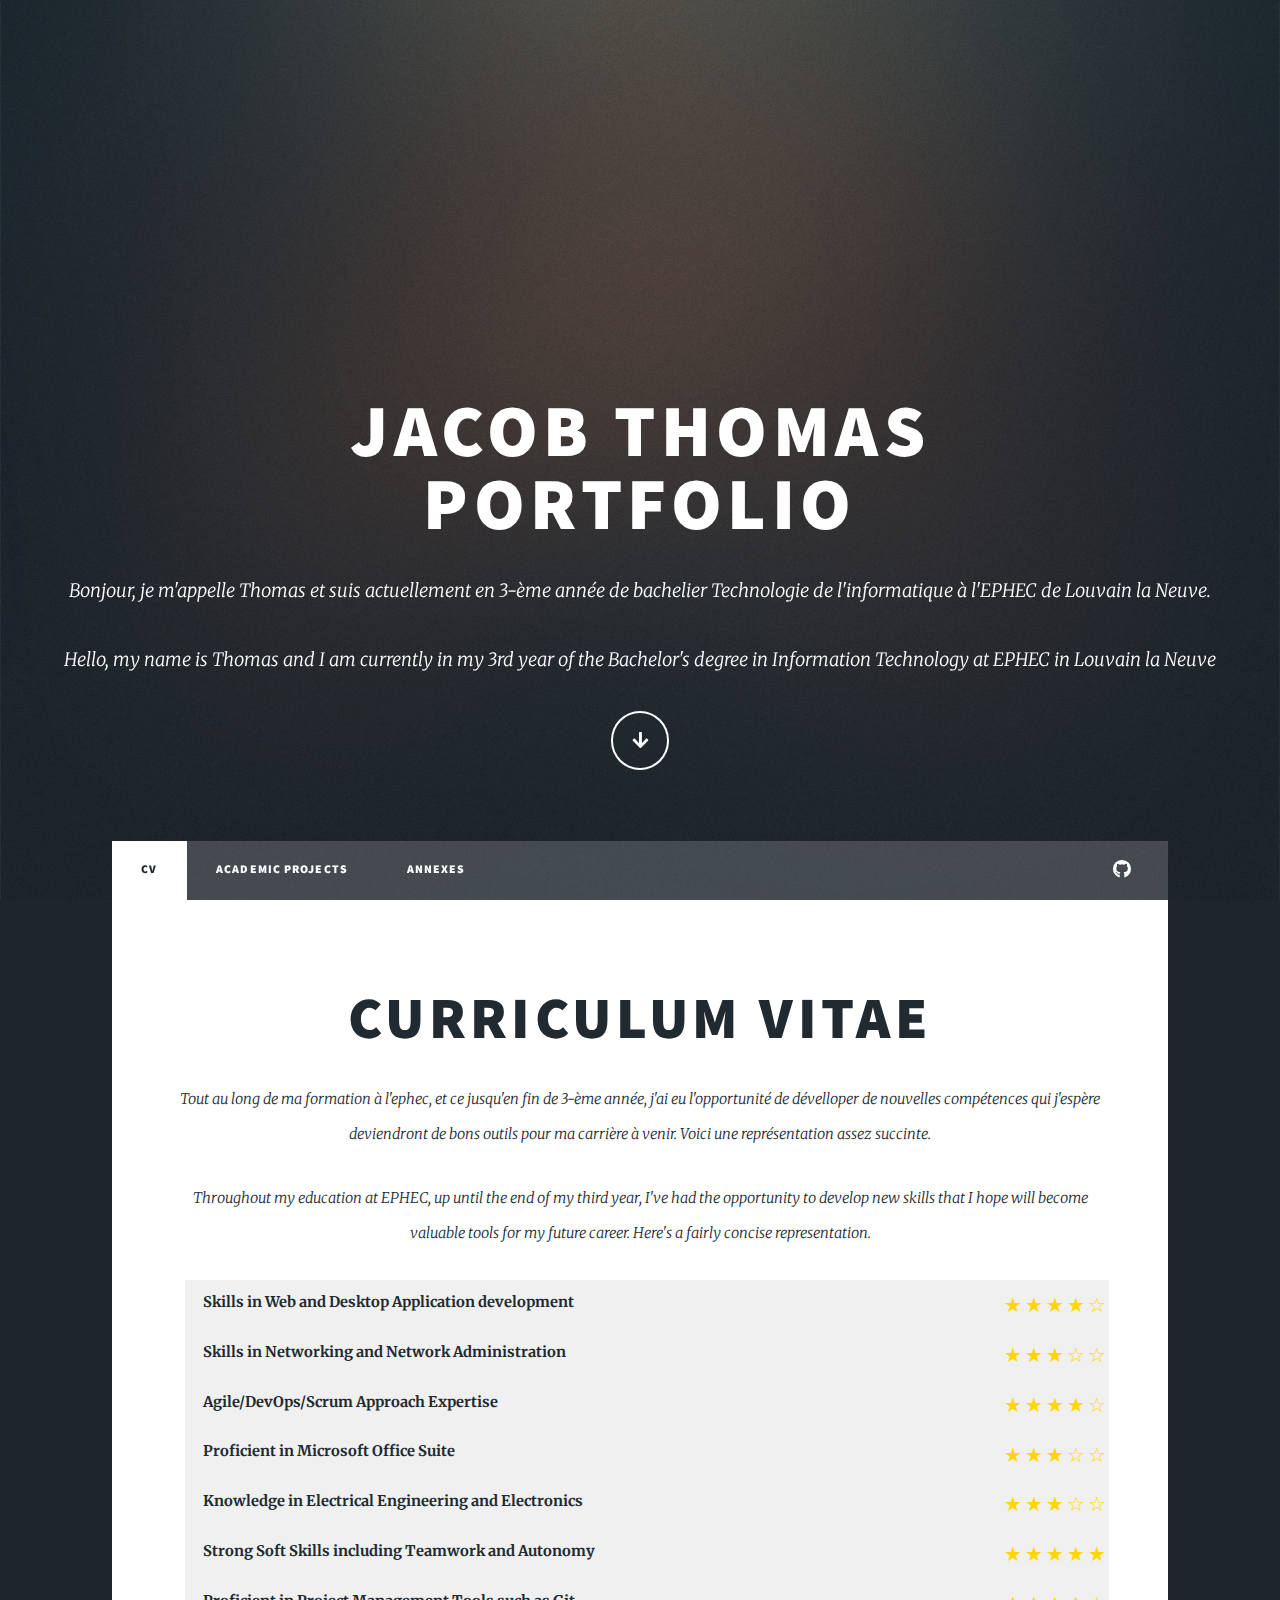
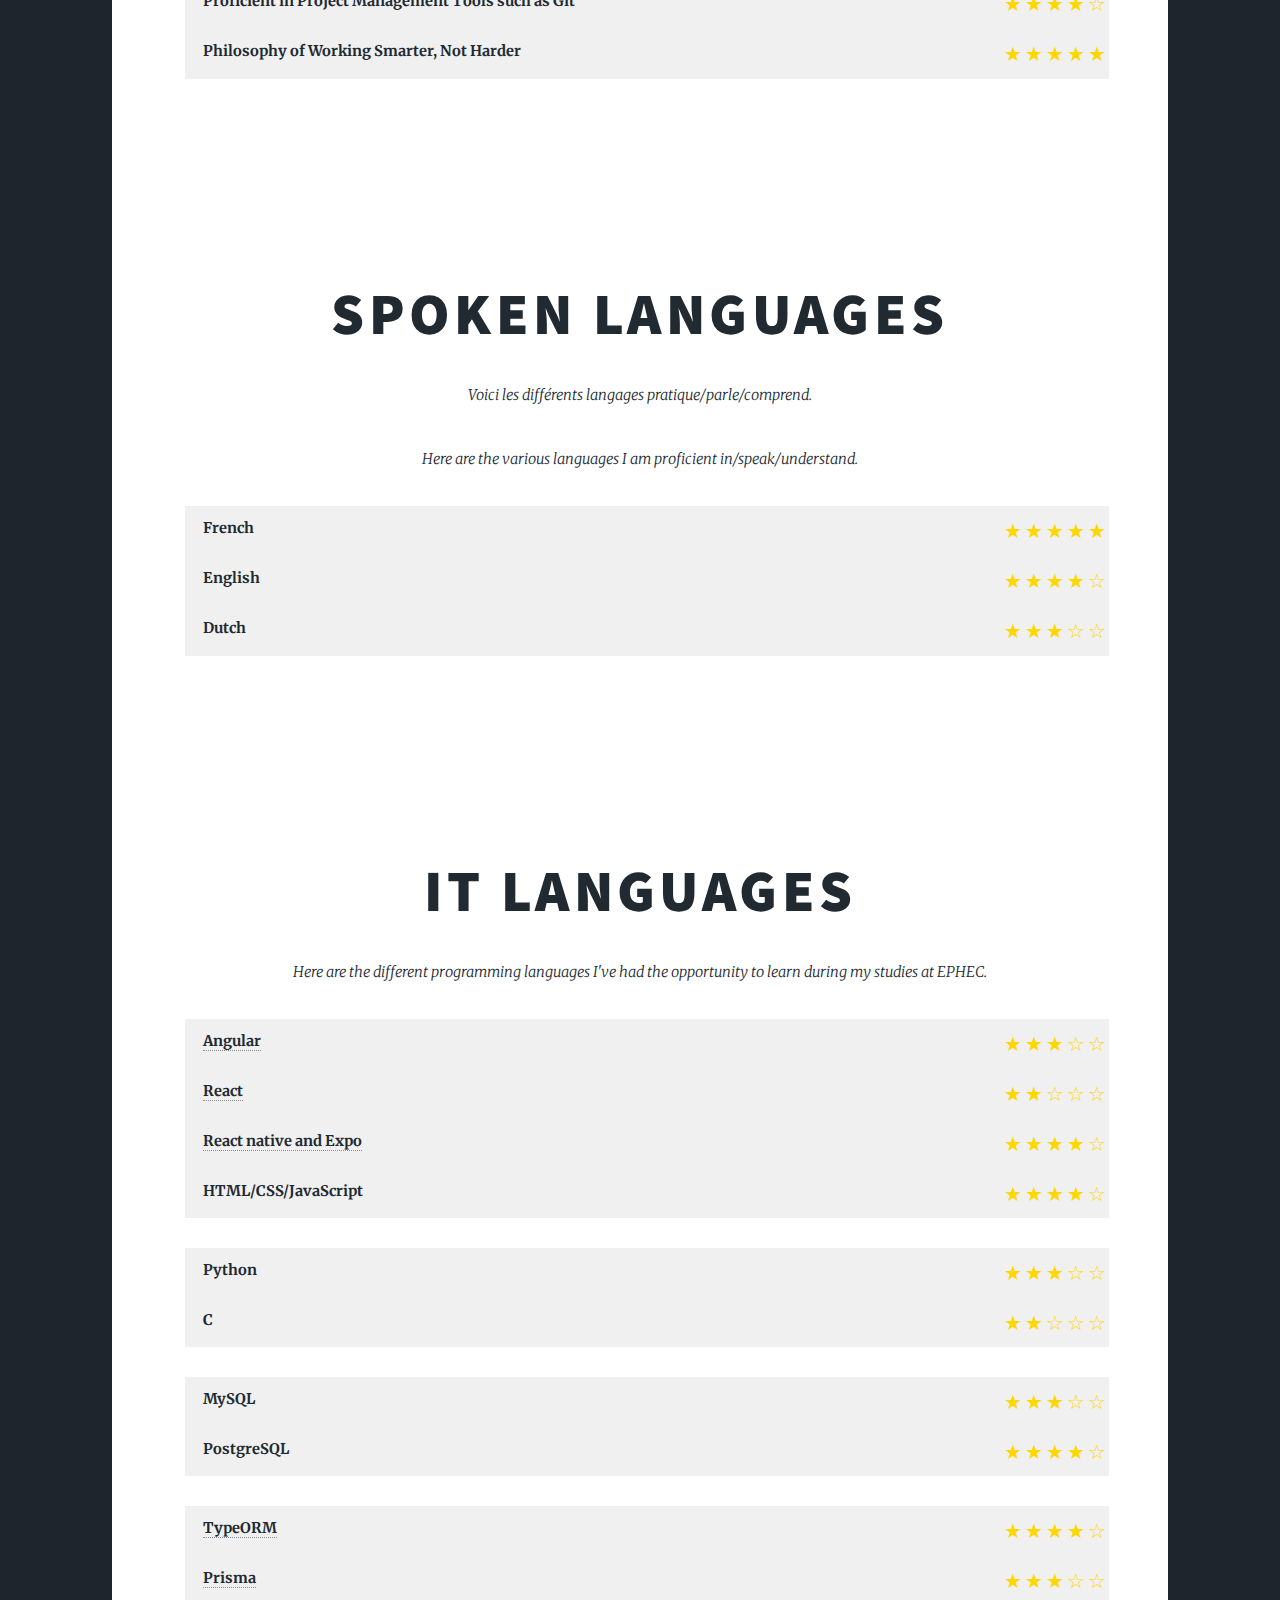
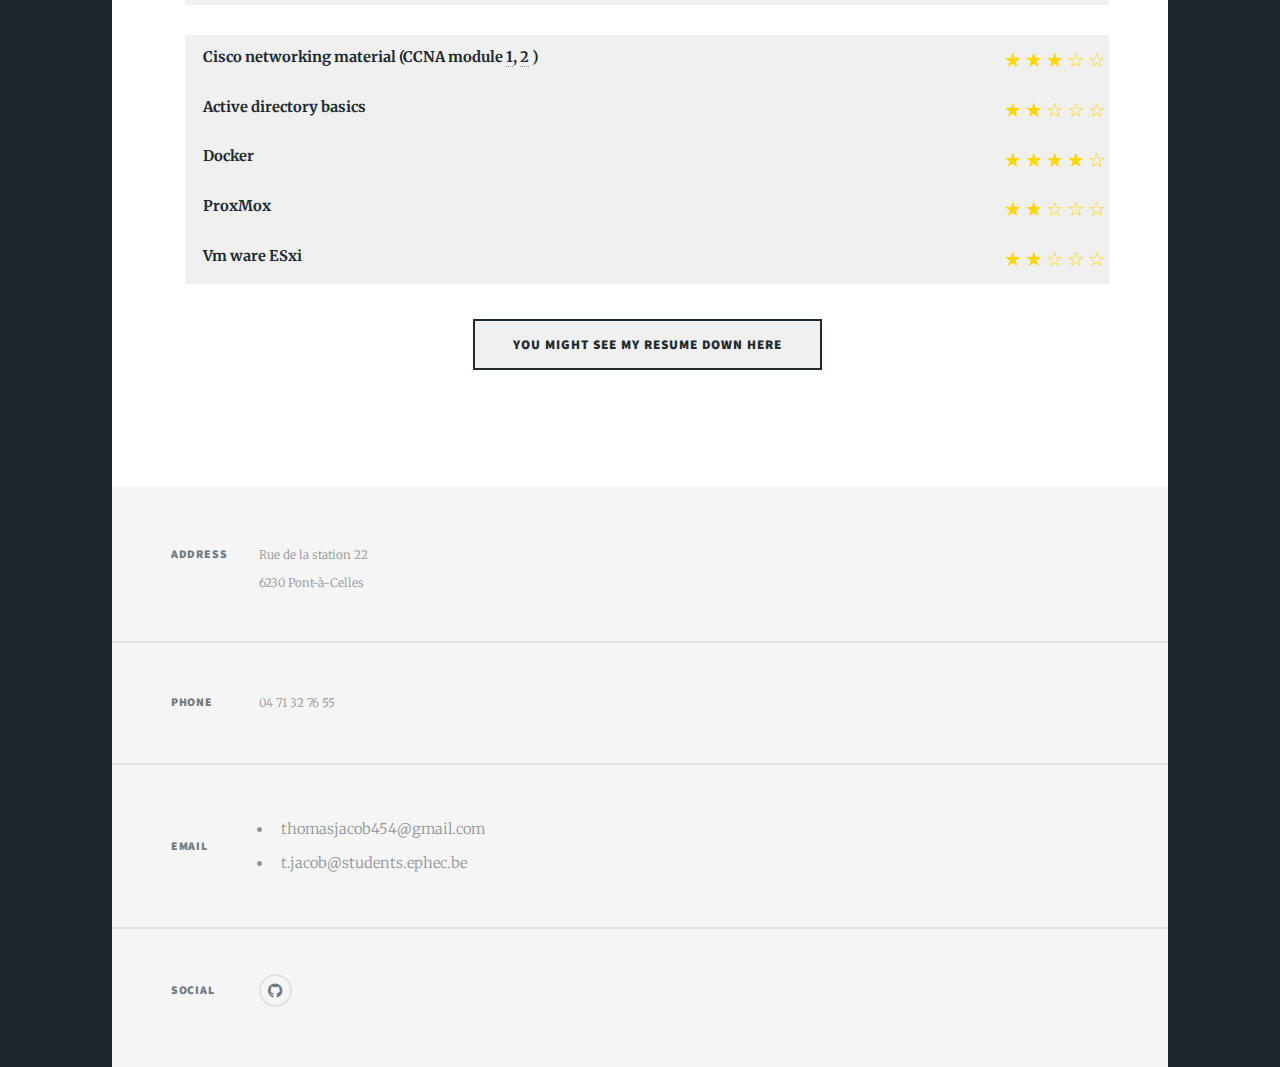
<file: index.html>
<!DOCTYPE HTML>
<!--
	Massively by HTML5 UP
	html5up.net | @ajlkn
	Free for personal and commercial use under the CCA 3.0 license (html5up.net/license)
-->
<html>
	<head>
		<title>JACOB THOMAS PORTFOLIO</title>
		<meta charset="utf-8" />
		<meta name="viewport" content="width=device-width, initial-scale=1, user-scalable=no" />
		<link rel="stylesheet" href="assets/css/main.css" />
		<link rel="stylesheet" href="stars.css" />
		<noscript><link rel="stylesheet" href="assets/css/noscript.css" /></noscript>
	</head>
	<body class="is-preload">

		<!-- Wrapper -->
			<div id="wrapper" class="fade-in">

				<!-- Intro -->
					<div id="intro">
					<h1>JACOB THOMAS <br>
						PORTFOLIO</h1>
						<p>Bonjour, je m'appelle Thomas et suis actuellement en 3-ème année de bachelier Technologie de l'informatique à l'EPHEC de Louvain la Neuve</a>.</p>
						<p>Hello, my name is Thomas and I am currently in my 3rd year of the Bachelor's degree in Information Technology at EPHEC in Louvain la Neuve</p>
						<ul class="actions">
							<li><a href="#header" class="button icon solid solo fa-arrow-down scrolly">Continue</a></li>
						</ul>
					</div>

				<!-- Header -->
					<header id="header">
						<a href="index.html" class="logo">JACOB THOMAS</a>
					</header>

				<!-- Nav -->
					<nav id="nav">
						<ul class="links">
							<li class="active"><a href="index.html">cv</a></li>
							<li><a href="generic.html">Academic Projects </a></li>
							<li><a href="annexes.html">Annexes</a></li>
						</ul>
						<ul class="icons">
							<li><a href="https://github.com/TomJcb11" class="icon brands fa-github"><span class="label">GitHub</span></a></li>
						</ul>
					</nav>
				<!-- CV -->
					<div id="main">
						<section class="post"id="#cv">
							<header class="major">
								<h2><a >Curriculum Vitae</a></h2>
								<p> Tout au long de ma formation à l'ephec, et ce jusqu'en fin de 3-ème année, j'ai eu l'opportunité de dévelloper de nouvelles 
									compétences qui j'espère deviendront de bons outils pour ma carrière à venir. Voici une représentation assez succinte. </p>
								<p>Throughout my education at EPHEC, up until the end of my third year, I've had the opportunity to develop new skills that I hope will become valuable tools for my future career.
									 Here's a fairly concise representation.</p>

								<ul class="skills">
									<li>
									  <div class="skill-name">Skills in Web and Desktop Application development</div>
									  <div class="stars" data-rating="4"></div>
									</li>
									<li>
									  <div class="skill-name">Skills in Networking and Network Administration</div>
									  <div class="stars" data-rating="3"></div>
									</li>
									<li>
									  <div class="skill-name">Agile/DevOps/Scrum Approach Expertise</div>
									  <div class="stars" data-rating="4"></div>
									</li>
									<li>
									  <div class="skill-name">Proficient in Microsoft Office Suite</div>
									  <div class="stars" data-rating="3"></div>
									</li>
									<li>
									  <div class="skill-name">Knowledge in Electrical Engineering and Electronics</div>
									  <div class="stars" data-rating="3"></div>
									</li>
									<li>
									  <div class="skill-name">Strong Soft Skills including Teamwork and Autonomy</div>
									  <div class="stars" data-rating="5"></div>
									</li>
									<li>
									  <div class="skill-name">Proficient in Project Management Tools such as Git</div>
									  <div class="stars" data-rating="4"></div>
									</li>
									<li>
									  <div class="skill-name">Philosophy of Working Smarter, Not Harder</div>
									  <div class="stars" data-rating="5"></div>
									</li>
								</ul>
							</header>
							
						</section>
					</div>
					<!-- Languages -->
					<div id="main">
						<section class="post">
							<header class="major">
								<h2><a >Spoken Languages</a></h2>
								<p>Voici les différents langages pratique/parle/comprend.</p>
								<p>Here are the various languages I am proficient in/speak/understand.</p>
								<ul class="skills">
									<li>
										<div  class="skill-name">French</div>
										<div class="stars" data-rating="5"></div>
									</li>
									<li>
										<div  class="skill-name">English</div>
										<div class="stars" data-rating="4"></div>
									</li>
									<li>
										<div  class="skill-name">Dutch</div>
										<div class="stars" data-rating="3"></div>
									</li>
								</ul>
							</header>
							
						</section>
					</div>




				<!-- Languages -->
					<div id="main">
						<section class="post">
							<header class="major">
								<h2><a href="#">IT Languages</a></h2>
								<p>Here are the different programming languages I've had the opportunity to learn during my studies at EPHEC.</p>

								<ul class="skills">
									<li>
									  <div  class="skill-name"><a href="https://angular.io/">Angular </a></div>
									  <div class="stars" data-rating="3"></div>
									</li>
									<li>
									  <div  class="skill-name"><a href="https://fr.react.dev/">React </a></div>
									  <div class="stars" data-rating="2"></div>
									</li>
									<li>
										<div  class="skill-name"><a href="https://expo.dev/">React native and Expo </a></div>
										<div class="stars" data-rating="4"></div>
									</li>
									<li>
										<div class="skill-name">HTML/CSS/JavaScript</div>
										<div class="stars" data-rating="4"></div>
									</li>
								</ul>
								<ul class="skills">
									<li>
										<div  class="skill-name">Python</div>
										<div class="stars" data-rating="3"></div>
									</li>
									<li>
										<div  class="skill-name">C</div>
										<div class="stars" data-rating="2"></div>
									</li>
								</ul>
								<ul class="skills">
									<li>
										<div class="skill-name"> MySQL</div>
										<div class="stars" data-rating="3"></div>
									</li>
									<li>
										<div class="skill-name"> PostgreSQL</div>
										<div class="stars" data-rating="4"></div>
									</li>
								</ul>
								<ul class="skills">
									<li>
										<div class="skill-name"><a href="https://typeorm.io/"> TypeORM</a></div>
										<div class="stars" data-rating="4"></div>
									</li>
									<li>
										<div class="skill-name"> <a href="https://www.prisma.io/docs">Prisma</a></div>
										<div class="stars" data-rating="3"></div>
									</li>
								</ul>
								
								<ul class="skills">
									
									
									<li>
										<div class="skill-name">Cisco networking material (CCNA module 
											<a href="https://technifutur.be/formations/?id=INFO-TEL-038&public=1">1</a>,
											<a href="https://www.lifelong-learning.lu/formation/ccna-70-module-2-switching-routing-and-2/fr">2</a>
											)
										</div>

										<div class="stars" data-rating="3"></div>
									</li>
									<li>
										<div class="skill-name">Active directory basics</div>
										<div class="stars" data-rating="2"></div>
									</li>
									<li>
										<div class="skill-name">Docker</div>
										<div class="stars" data-rating="4"></div>
									</li>
									<li>
										<div class="skill-name">ProxMox</div>
										<div class="stars" data-rating="2"></div>
									</li>
									<li>
										<div class="skill-name">Vm ware ESxi</div>
										<div class="stars" data-rating="2"></div>
									</li>
									

									<br>
									<ul class="actions special">
										<li><a href="/JacobThomas.github.io/pdf/CV.pdf" class="button large" target="_blank">You might see my resume down here</a></li>
									</ul>
								</ul>
								</div>
							</section>
					</div>	


				

				<!-- Footer -->
				<footer id="footer">
					<section class="split contact">
						<section class="alt">
							<h3>Address</h3>
							<p>Rue de la station 22<br />
							6230 Pont-à-Celles</p>
						</section>
						<section>
							<h3>Phone</h3>
							<p>04 71 32 76 55</p>
						</section>
						<section>
							<h3>Email</h3>
							<ul>
								<li>thomasjacob454@gmail.com</li>
								<li>t.jacob@students.ephec.be</li>
							</ul>
							
						</section>
						<section>
							<h3>Social</h3>
							<ul class="icons alt">
								
								<li><a href="https://github.com/TomJcb11" class="icon brands alt fa-github"><span class="label">GitHub</span></a></li>
							</ul>
						</section>
					</section>
				</footer>



			</div>

		<!-- Scripts -->
			<script src="assets/js/jquery.min.js"></script>
			<script src="assets/js/jquery.scrollex.min.js"></script>
			<script src="assets/js/jquery.scrolly.min.js"></script>
			<script src="assets/js/browser.min.js"></script>
			<script src="assets/js/breakpoints.min.js"></script>
			<script src="assets/js/util.js"></script>
			<script src="assets/js/main.js"></script>

	</body>
</html>
</file>
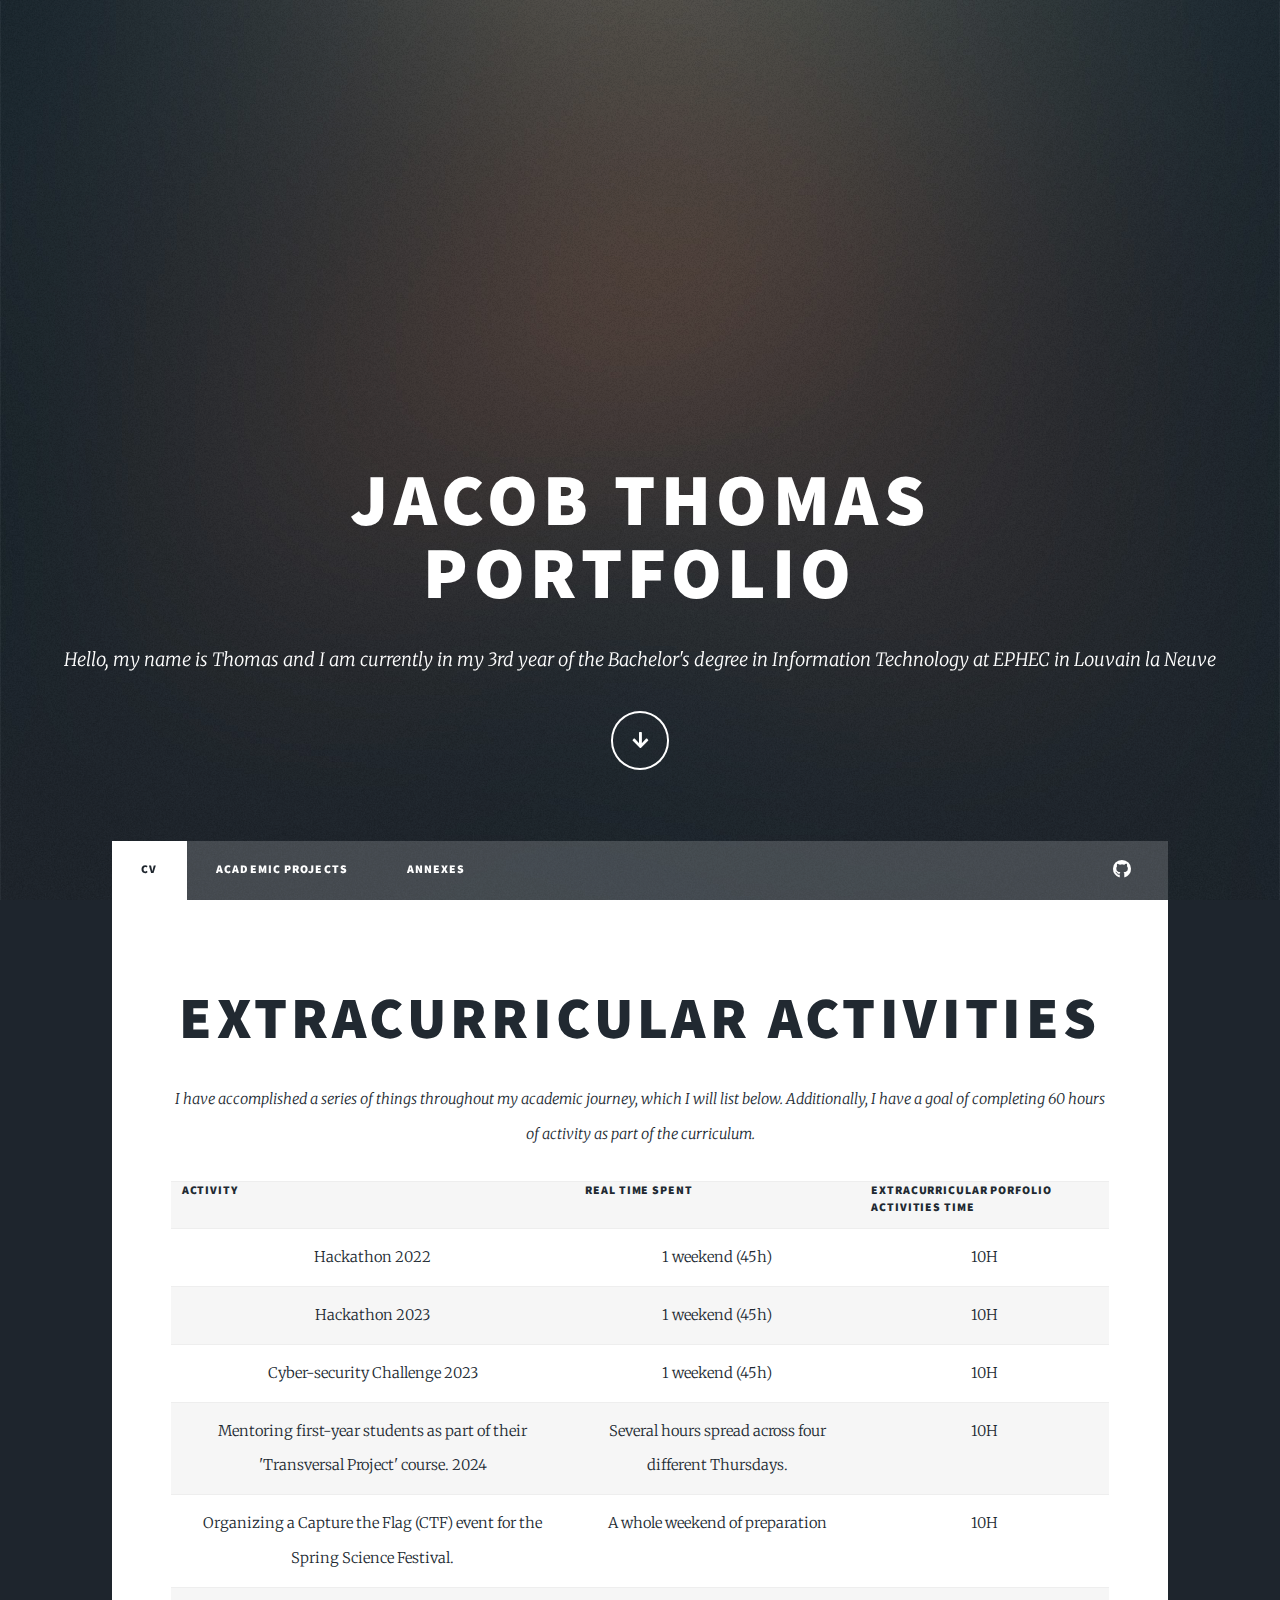
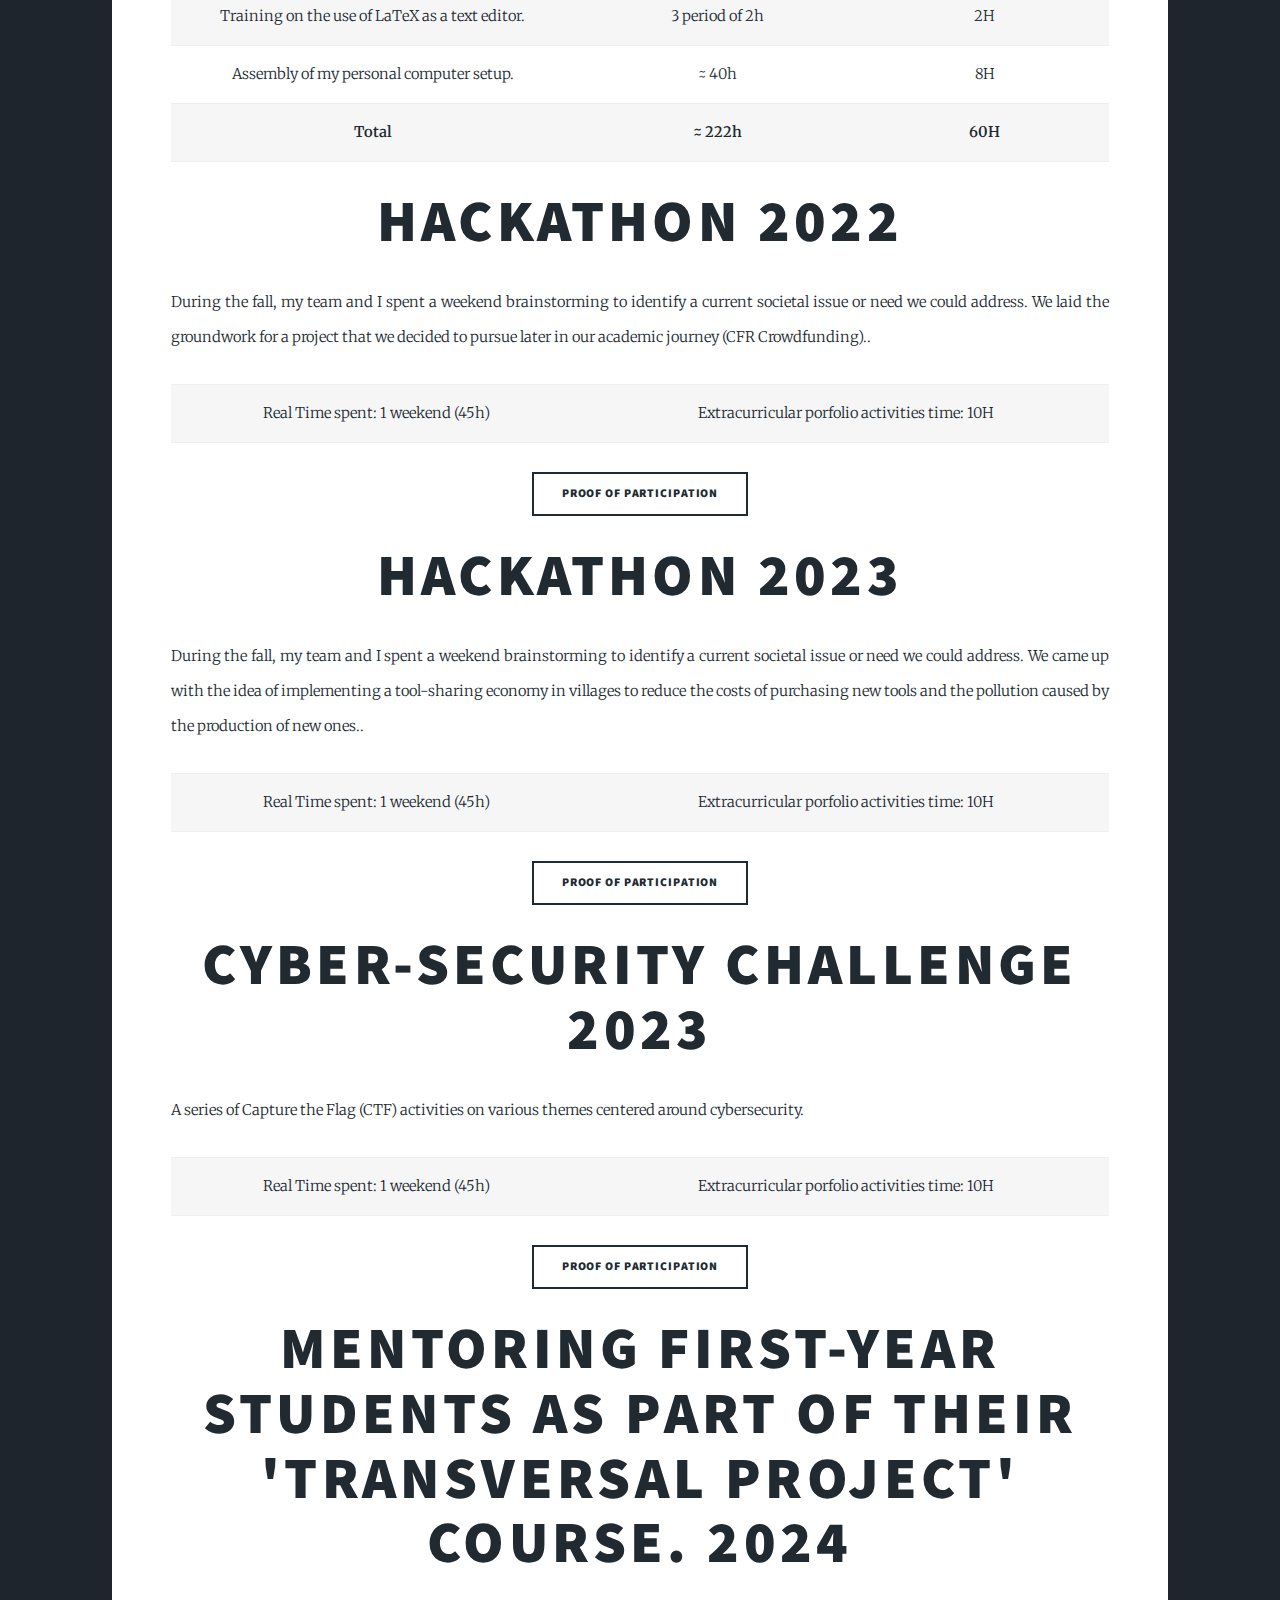
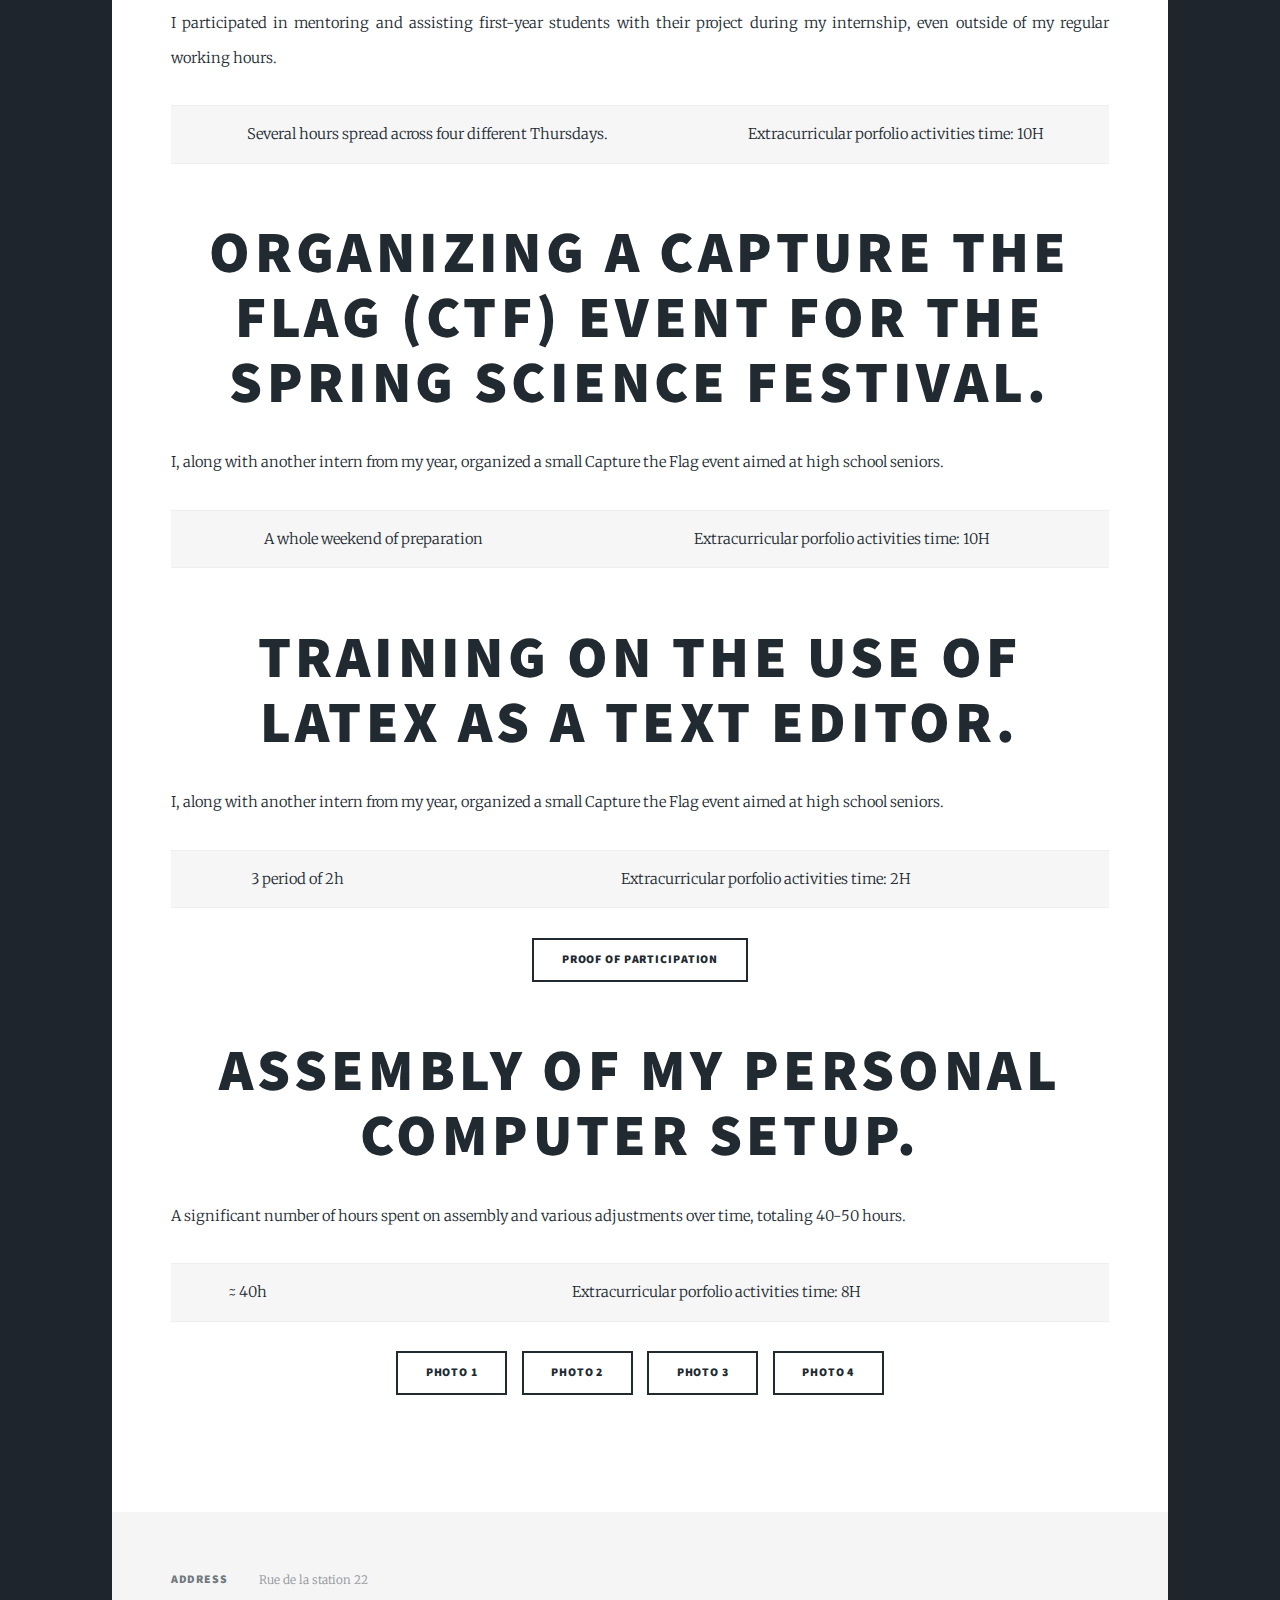
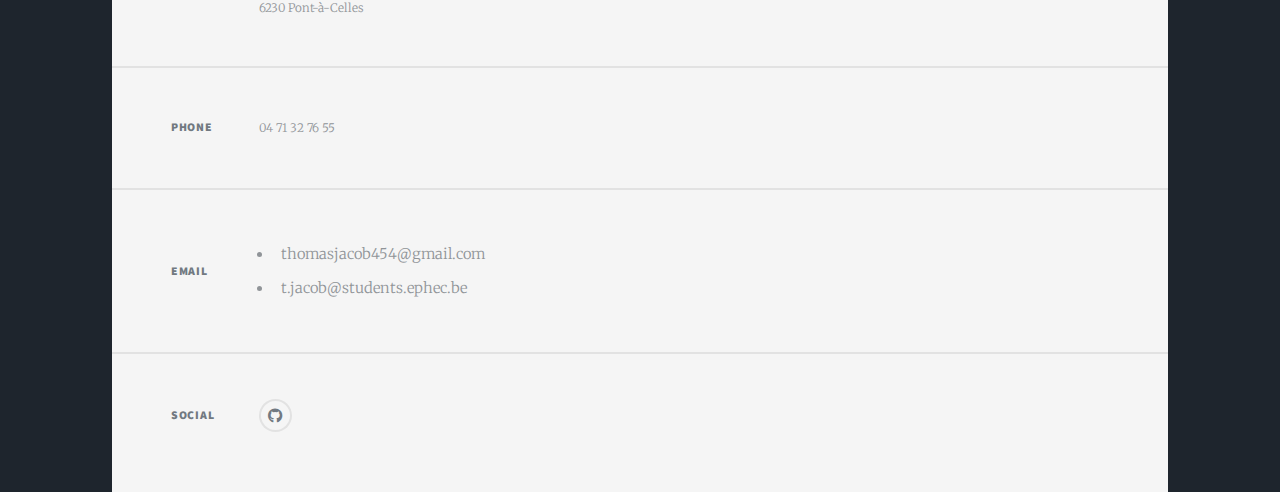
<file: annexes.html>
<!DOCTYPE HTML>
<!--
	Massively by HTML5 UP
	html5up.net | @ajlkn
	Free for personal and commercial use under the CCA 3.0 license (html5up.net/license)
-->
<html>
	<head>
		<title>JACOB THOMAS PORTFOLIO</title>
		<meta charset="utf-8" />
		<meta name="viewport" content="width=device-width, initial-scale=1, user-scalable=no" />
		<link rel="stylesheet" href="assets/css/main.css" />
		<link rel="stylesheet" href="stars.css" />
		<noscript><link rel="stylesheet" href="assets/css/noscript.css" /></noscript>
	</head>
	<body class="is-preload">

		<!-- Wrapper -->
			<div id="wrapper" class="fade-in">

				<!-- Intro -->
					<div id="intro">
					<h1>JACOB THOMAS <br>
						PORTFOLIO</h1>
						<p>Hello, my name is Thomas and I am currently in my 3rd year of the Bachelor's degree in Information Technology at EPHEC in Louvain la Neuve</p>
						<ul class="actions">
							<li><a href="#header" class="button icon solid solo fa-arrow-down scrolly">Continue</a></li>
						</ul>
					</div>

				<!-- Header -->
					<header id="header">
						<a href="index.html" class="logo">JACOB THOMAS</a>
					</header>

				<!-- Nav -->
					<nav id="nav">
						<ul class="links">
							<li class="active"><a href="index.html">cv</a></li>
							<li><a href="generic.html">Academic Projects </a></li>
							<li><a href="annexes.html">Annexes</a></li>
						</ul>
						<ul class="icons">
							<li><a href="https://github.com/TomJcb11" class="icon brands fa-github"><span class="label">GitHub</span></a></li>
						</ul>
					</nav>
					<div id="main">
						<section class="post", id="#IT-Lang">
							<header class="major">
								<h2>Extracurricular Activities</a></h2>
									 <p>I have accomplished a series of things throughout my academic journey, which I will list below. 
										Additionally, I have a goal of completing 60 hours of activity as part of the curriculum.</p>


										<table>
											<tr>
												<th>Activity</th>
												<th>Real Time spent</th>
												<th>Extracurricular porfolio activities time</th>
											</tr>
											<tr>
												<td>Hackathon 2022</td>
												<td>1 weekend (45h)</td>
												<td>10H</td>
											</tr>
											<tr>
												<td>Hackathon 2023</td>
												<td>1 weekend (45h)</td>
												<td>10H</td>
											</tr>
											<tr>
												<td>Cyber-security Challenge 2023</td>
												<td>1 weekend (45h)</td>
												<td>10H</td>
											</tr>
											<tr>
												<td>Mentoring first-year students as part of their 'Transversal Project' course. 2024</td>
												<td>Several hours spread across four different Thursdays.</td>
												<td>10H</td>
											</tr>
											<tr>
												<td>Organizing a Capture the Flag (CTF) event for the Spring Science Festival.</td>
												<td>A whole weekend of preparation</td>
												<td>10H</td>
											</tr>
											<tr>
												<td>Training on the use of LaTeX as a text editor.</td>
												<td>3 period of 2h</td>
												<td>2H</td>
											</tr>
											<tr>
												<td>Assembly of my personal computer setup.</td>
												<td>≈ 40h</td>
												<td>8H</td>
											</tr>

											<tr>
												<td><strong>Total</strong></td>
												<td><strong>≈ 222h</strong></td> 
												<td><strong>60H</strong></td>
											</tr>

											
										</table>

								
									<!-- Posts -->
										<section class="posts">
								
											<article>
												<header>
													<h2>Hackathon 2022</a></h2>
												</header>
												<p>During the fall, my team and I spent a weekend brainstorming to identify a current societal issue or need we could address. We laid the groundwork for a project that we decided to pursue later in our academic journey (CFR Crowdfunding)..</p>
												<table>
													<tr>
														<td> Real Time spent: 1 weekend (45h)</td>
														<td> Extracurricular porfolio activities time: 10H</td>
													</tr>
												</table>
												<ul class="actions special">
													<li><a href="/JacobThomas.github.io/images/heckathon22.jpg" class="button">Proof of Participation</a></li>
												</ul>
											</article>
											
											<article>
												<header>
													<h2>Hackathon 2023</a></h2>
												</header>
												<p>During the fall, my team and I spent a weekend brainstorming to identify a current societal issue or need we could address. We came up with the idea of implementing a tool-sharing economy in villages to reduce the costs of purchasing new tools and the pollution caused by the production of new ones..</p>
												<table>
													<tr>
														<td> Real Time spent: 1 weekend (45h)</td>
														<td> Extracurricular porfolio activities time: 10H</td>
													</tr>
												</table>
												<ul class="actions special">
													<li><a href="/JacobThomas.github.io/images/hackathon23.jpg" class="button">Proof of Participation</a></li>
												</ul>
											</article>

											<article>
												<header>
													<h2>Cyber-security Challenge 2023</a></h2>
												</header>
												<p>A series of Capture the Flag (CTF) activities on various themes centered around cybersecurity.</p>
												<table>
													<tr>
														<td> Real Time spent: 1 weekend (45h)</td>
														<td> Extracurricular porfolio activities time: 10H</td>
													</tr>
												</table>
												<ul class="actions special">
													<li><a href="/JacobThomas.github.io/images/cscbe.png" class="button">Proof of Participation</a></li>
												</ul>
											</article>

											<article>
												<header>
													<h2>Mentoring first-year students as part of their 'Transversal Project' course. 2024</a></h2>
												</header>
												<p>I participated in mentoring and assisting first-year students with their project during my internship, even outside of my regular working hours. </p>
												<table>
													<tr>
														<td> Several hours spread across four different Thursdays.</td>
														<td> Extracurricular porfolio activities time: 10H</td>
													</tr>
												</table>
												<ul class="actions special">
													
												</ul>
											</article>

											<article>
												<header>
													<h2>Organizing a Capture the Flag (CTF) event for the Spring Science Festival.</a></h2>
												</header>
												<p>I, along with another intern from my year, organized a small Capture the Flag event aimed at high school seniors.</p>
												<table>
													<tr>
														<td> A whole weekend of preparation</td>
														<td> Extracurricular porfolio activities time: 10H</td>
													</tr>
												</table>
												<ul class="actions special">
													
												</ul>
											</article>
											<article>
												<header>
													<h2>Training on the use of LaTeX as a text editor.</a></h2>
												</header>
												<p>I, along with another intern from my year, organized a small Capture the Flag event aimed at high school seniors.</p>
												<table>
													<tr>
														<td> 3 period of 2h </td>
														<td> Extracurricular porfolio activities time: 2H</td>
													</tr>
												</table>
												<ul class="actions special">
													<li><a href="/JacobThomas.github.io/pdf/JACOB.pdf" class="button">Proof of Participation</a></li>
												</ul>
												<ul class="actions special">
													
												</ul>
											</article>

											<article>
												<header>
													<h2>Assembly of my personal computer setup.</a></h2>
												</header>
												<p>A significant number of hours spent on assembly and various adjustments over time, totaling 40-50 hours.</p>
												<table>
													<tr>
														<td> ≈ 40h</td>
														<td> Extracurricular porfolio activities time: 8H</td>
													</tr>
												</table>
												<ul class="actions special">
													<li><a href="/JacobThomas.github.io/images/IMG_0187.JPG" class="button">Photo 1</a></li>
													<li><a href="/JacobThomas.github.io/images/IMG_0186.JPG" class="button">Photo 2</a></li>
													<li><a href="/JacobThomas.github.io/images/IMG_0184.JPG" class="button">Photo 3</a></li>
													<li><a href="/JacobThomas.github.io/images/IMG_0185.JPG" class="button">Photo 4</a></li>
												</ul>
											</article>

											
										</section>
								</div>									

				

				<!-- Footer -->
					<footer id="footer">
						<section class="split contact">
							<section class="alt">
								<h3>Address</h3>
								<p>Rue de la station 22<br />
								6230 Pont-à-Celles</p>
							</section>
							<section>
								<h3>Phone</h3>
								<p>04 71 32 76 55</p>
							</section>
							<section>
								<h3>Email</h3>
								<ul>
									<li>thomasjacob454@gmail.com</li>
									<li>t.jacob@students.ephec.be</li>
								</ul>
								
							</section>
							<section>
								<h3>Social</h3>
								<ul class="icons alt">
									
									<li><a href="https://github.com/TomJcb11" class="icon brands alt fa-github"><span class="label">GitHub</span></a></li>
								</ul>
							</section>
						</section>
					</footer>

				

			</div>

		<!-- Scripts -->
			<script src="assets/js/jquery.min.js"></script>
			<script src="assets/js/jquery.scrollex.min.js"></script>
			<script src="assets/js/jquery.scrolly.min.js"></script>
			<script src="assets/js/browser.min.js"></script>
			<script src="assets/js/breakpoints.min.js"></script>
			<script src="assets/js/util.js"></script>
			<script src="assets/js/main.js"></script>

	</body>
</html>
</file>
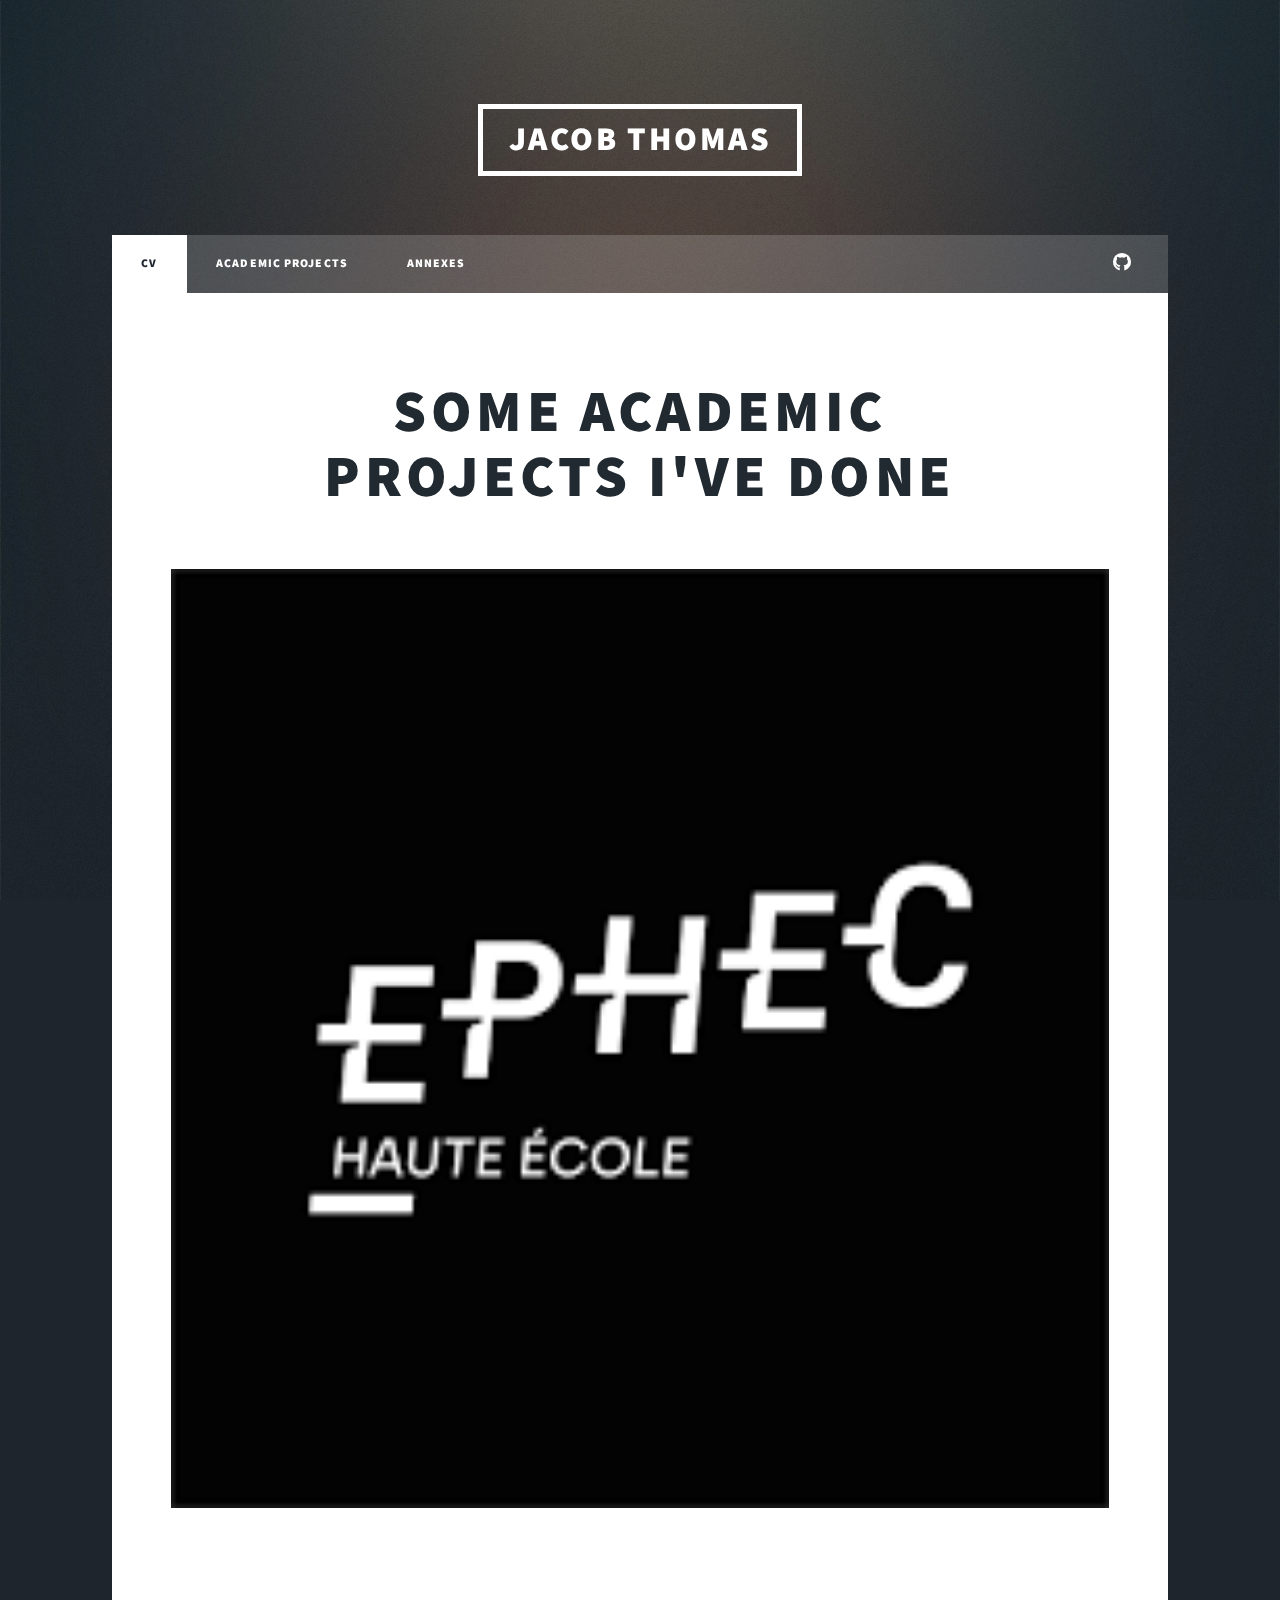
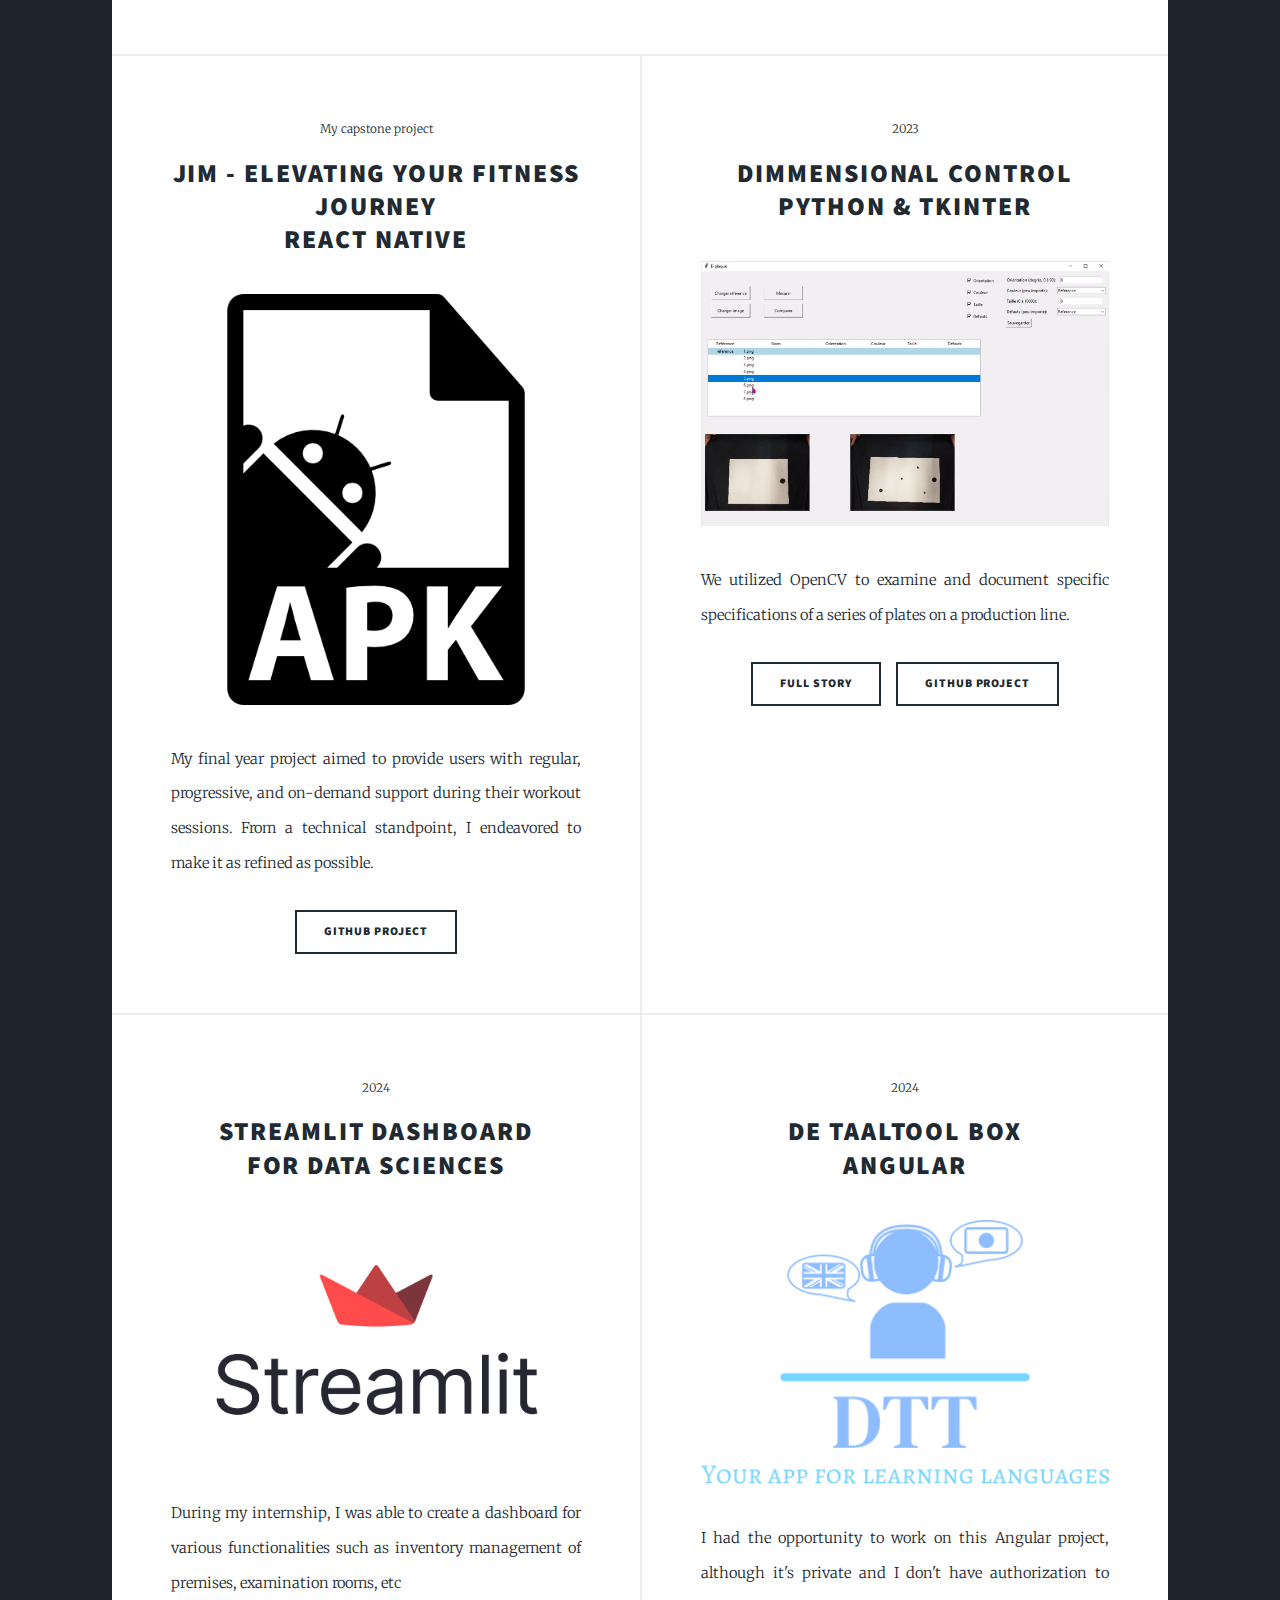
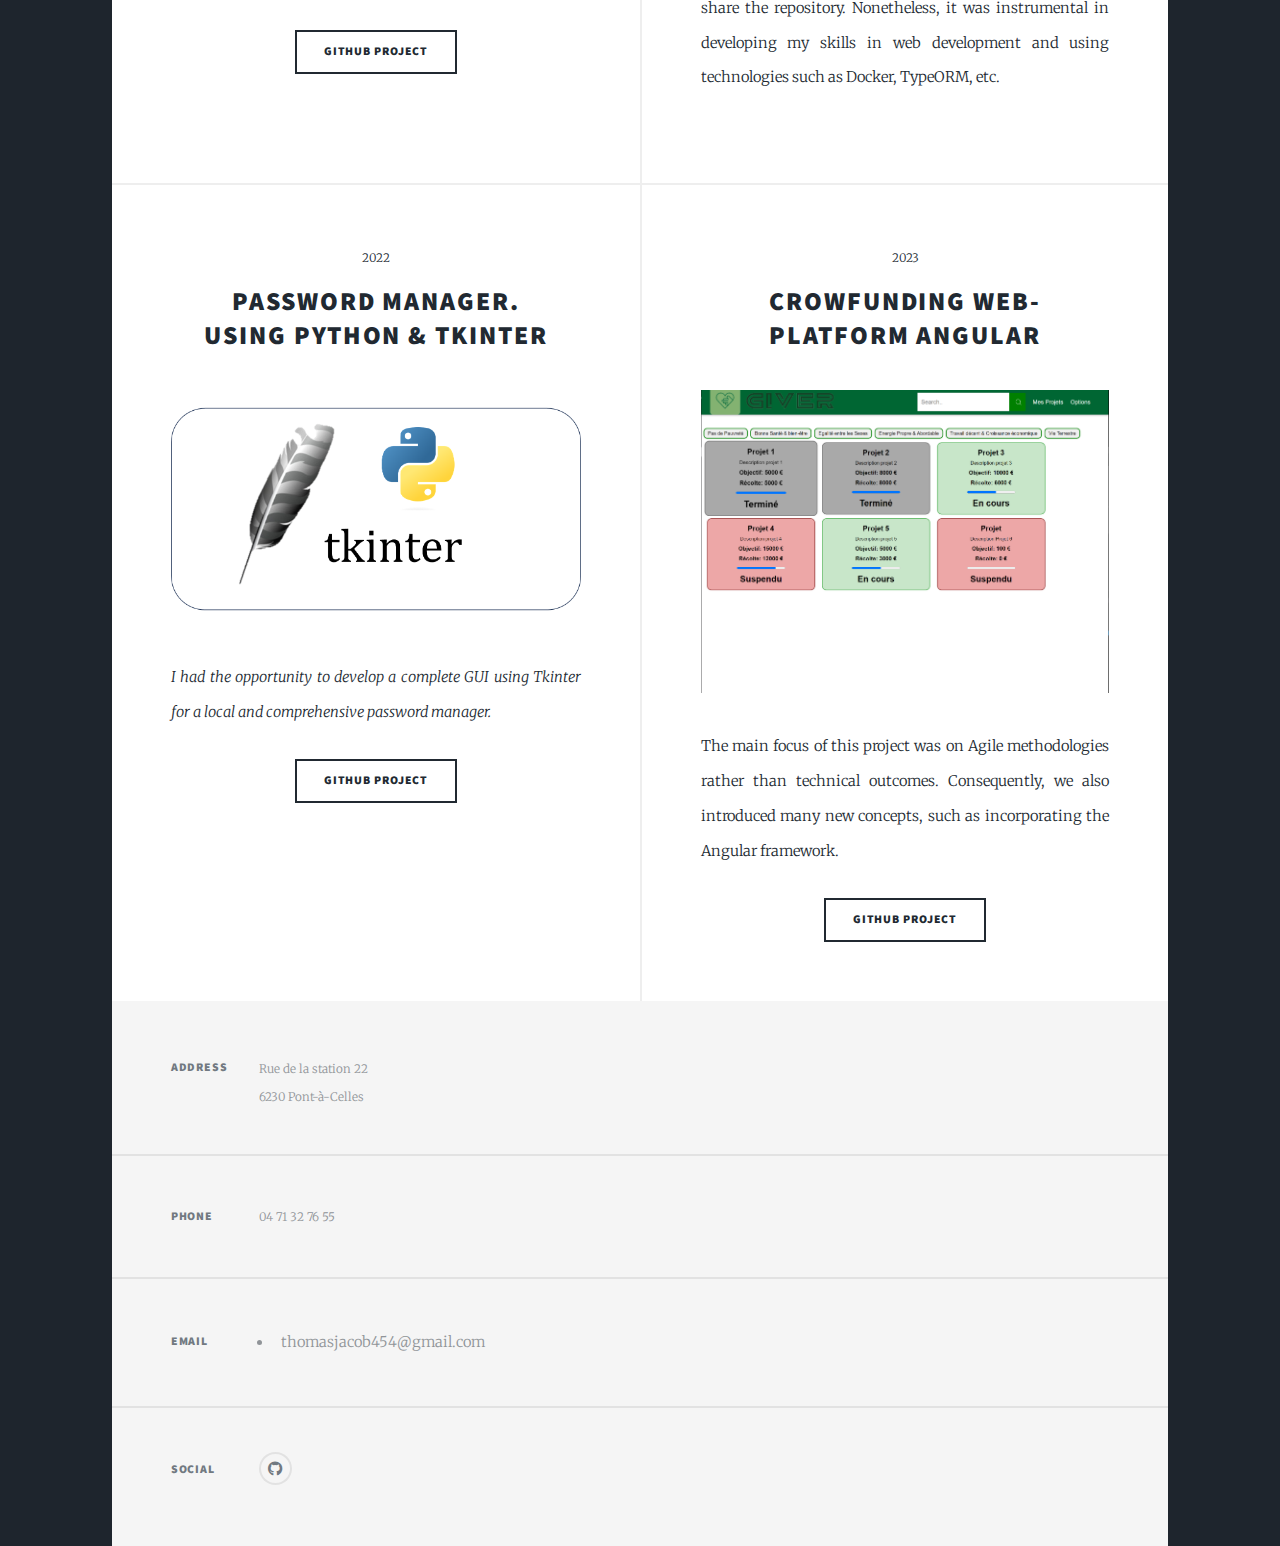
<file: generic.html>
<!DOCTYPE HTML>
<!--
	Massively by HTML5 UP
	html5up.net | @ajlkn
	Free for personal and commercial use under the CCA 3.0 license (html5up.net/license)
-->
<html>
	<head>
		<title>JACOB THOMAS PORTFOLIO</title>
		<meta charset="utf-8" />
		<meta name="viewport" content="width=device-width, initial-scale=1, user-scalable=no" />
		<link rel="stylesheet" href="assets/css/main.css" />
        <link rel="stylesheet" href="stars.css" />
		<noscript><link rel="stylesheet" href="assets/css/noscript.css" /></noscript>
	</head>
	<body class="is-preload">

		<!-- Wrapper -->
			<div id="wrapper">

				<!-- Header -->
					<header id="header">
						<a href="index.html" class="logo">JACOB THOMAS</a>
					</header>

				<!-- Nav -->
				<nav id="nav">
					<ul class="links">
						<li class="active"><a href="index.html">cv</a></li>
						<li><a href="generic.html">Academic Projects </a></li>
						<li><a href="annexes.html">Annexes</a></li>
					</ul>
					<ul class="icons">
						<li><a href="https://github.com/TomJcb11" class="icon brands fa-github"><span class="label">GitHub</span></a></li>
					</ul>
				</nav>

				<!-- Main -->
<div id="main">

    <!-- Featured Post -->
        <article class="post featured">
            <header class="major">
                <h2>Some Academic<br />
                Projects i've done</a></h2>
            </header>
            <a class="image main"><img src="images/ephec_logo.png" alt="" /></a>
            <ul class="actions special">
            </ul>
        </article>

    <!-- Posts -->
        <section class="posts">

            <article>
                <header>
                    <span class="date">My capstone project</span>
                    <h2>Jim -
                        Elevating Your Fitness Journey<br />
                    React native</a></h2>
                </header>
                <a class="image fit"><img src="images/apk.png" alt="" /></a>
                <p>My final year project aimed to provide users with regular, progressive, and on-demand support during their workout sessions. From a technical standpoint, I endeavored to make it as refined as possible.</p>
                <ul class="actions special">
                    <li><a href="https://github.com/TomJcb11/Jim-application-mobile-d-accompagnement-sportif" class="button">GitHub Project</a></li>
                </ul>
            </article>
            <article>
                <header>
                    <span class="date">2023</span>
                    <h2>DImmensional Control<br />
                       Python & tkinter</a></h2>
                </header>
                <a class="image fit"><img src="images/tkinter.PNG" alt="" /></a>
                <p>We utilized OpenCV to examine and document specific specifications of a series of plates on a production line.</p>
                <ul class="actions special">
                    <li><a href="/JacobThomas.github.io/pdf/Rapport_TDS.pdf" class="button">Full Story</a></li>
                    <li><a href="https://github.com/TomJcb11/TDS_Dimmensional_Control" class="button">GitHub Project</a></li>
                </ul>
            </article>
            <article>
                <header>
                    <span class="date">2024</span>
                    <h2>Streamlit Dashboard<br />
                    for data Sciences</a></h2>
                </header>
                <a  class="image fit"><img src="images/streamlit.png" alt="" /></a>
                <p>During my internship, I was able to create a dashboard for various functionalities such as inventory management of premises, examination rooms, etc</p>
                <ul class="actions special">
                    <li><a href="https://github.com/TomJcb11/Streamlit" class="button">GitHub Project</a></li>
                </ul>
            </article>
            <article>
                <header>
                    <span class="date">2024</span>
                    <h2>De TaalTool Box<br />
                    Angular</a></h2>
                </header>
                <a  class="image fit"><img src="images/dtt.png" alt="" /></a>
                <p>I had the opportunity to work on this Angular project, although it's private and I don't have authorization to share the repository. Nonetheless, it was instrumental in developing my skills in web development and using technologies such as Docker, TypeORM, etc. </p>
                <ul class="actions special">
                </ul>
            </article>
            <article>
                <header>
                    <span class="date">2022</span>
                    <h2>Password manager.<br />
                        using Python & tkinter</a></h2>
                <a class="image fit"><img src="images/tkinter2.png" alt="" /></a>
                <p>I had the opportunity to develop a complete GUI using Tkinter for a local and comprehensive password manager.</p>
                <ul class="actions special">
                    <li><a href="https://github.com/TomJcb11/projetGestionnaireMDP" class="button">GitHub Project</a></li>
                </ul>
            </article>
            <article>
                <header>
                    <span class="date">2023</span>
                    <h2>Crowfunding Web-Platform
                    Angular</h2>
                </header>
                <a class="image fit"><img src="images/us1.png" alt="" /></a>
                <p>The main focus of this project was on Agile methodologies rather than technical outcomes. Consequently, we also introduced many new concepts, such as incorporating the Angular framework.</p>
                <ul class="actions special">
                    <li><a href="https://github.com/TomJcb11/G-05-CrowdFunding" class="button">GitHub Project</a></li>
                </ul>
            </article>
            
        </section>
</div>

				<!-- Footer -->
				<footer id="footer">
					<section class="split contact">
						<section class="alt">
							<h3>Address</h3>
							<p>Rue de la station 22<br />
							6230 Pont-à-Celles</p>
						</section>
						<section>
							<h3>Phone</h3>
							<p>04 71 32 76 55</p>
						</section>
						<section>
							<h3>Email</h3>
							<ul>
								<li>thomasjacob454@gmail.com</li>
							</ul>
							
						</section>
						<section>
							<h3>Social</h3>
							<ul class="icons alt">
								
								<li><a href="https://github.com/TomJcb11" class="icon brands alt fa-github"><span class="label">GitHub</span></a></li>
							</ul>
						</section>
					</section>
				</footer>

				

			</div>

		<!-- Scripts -->
			<script src="assets/js/jquery.min.js"></script>
			<script src="assets/js/jquery.scrollex.min.js"></script>
			<script src="assets/js/jquery.scrolly.min.js"></script>
			<script src="assets/js/browser.min.js"></script>
			<script src="assets/js/breakpoints.min.js"></script>
			<script src="assets/js/util.js"></script>
			<script src="assets/js/main.js"></script>

	</body>
</html>
</file>
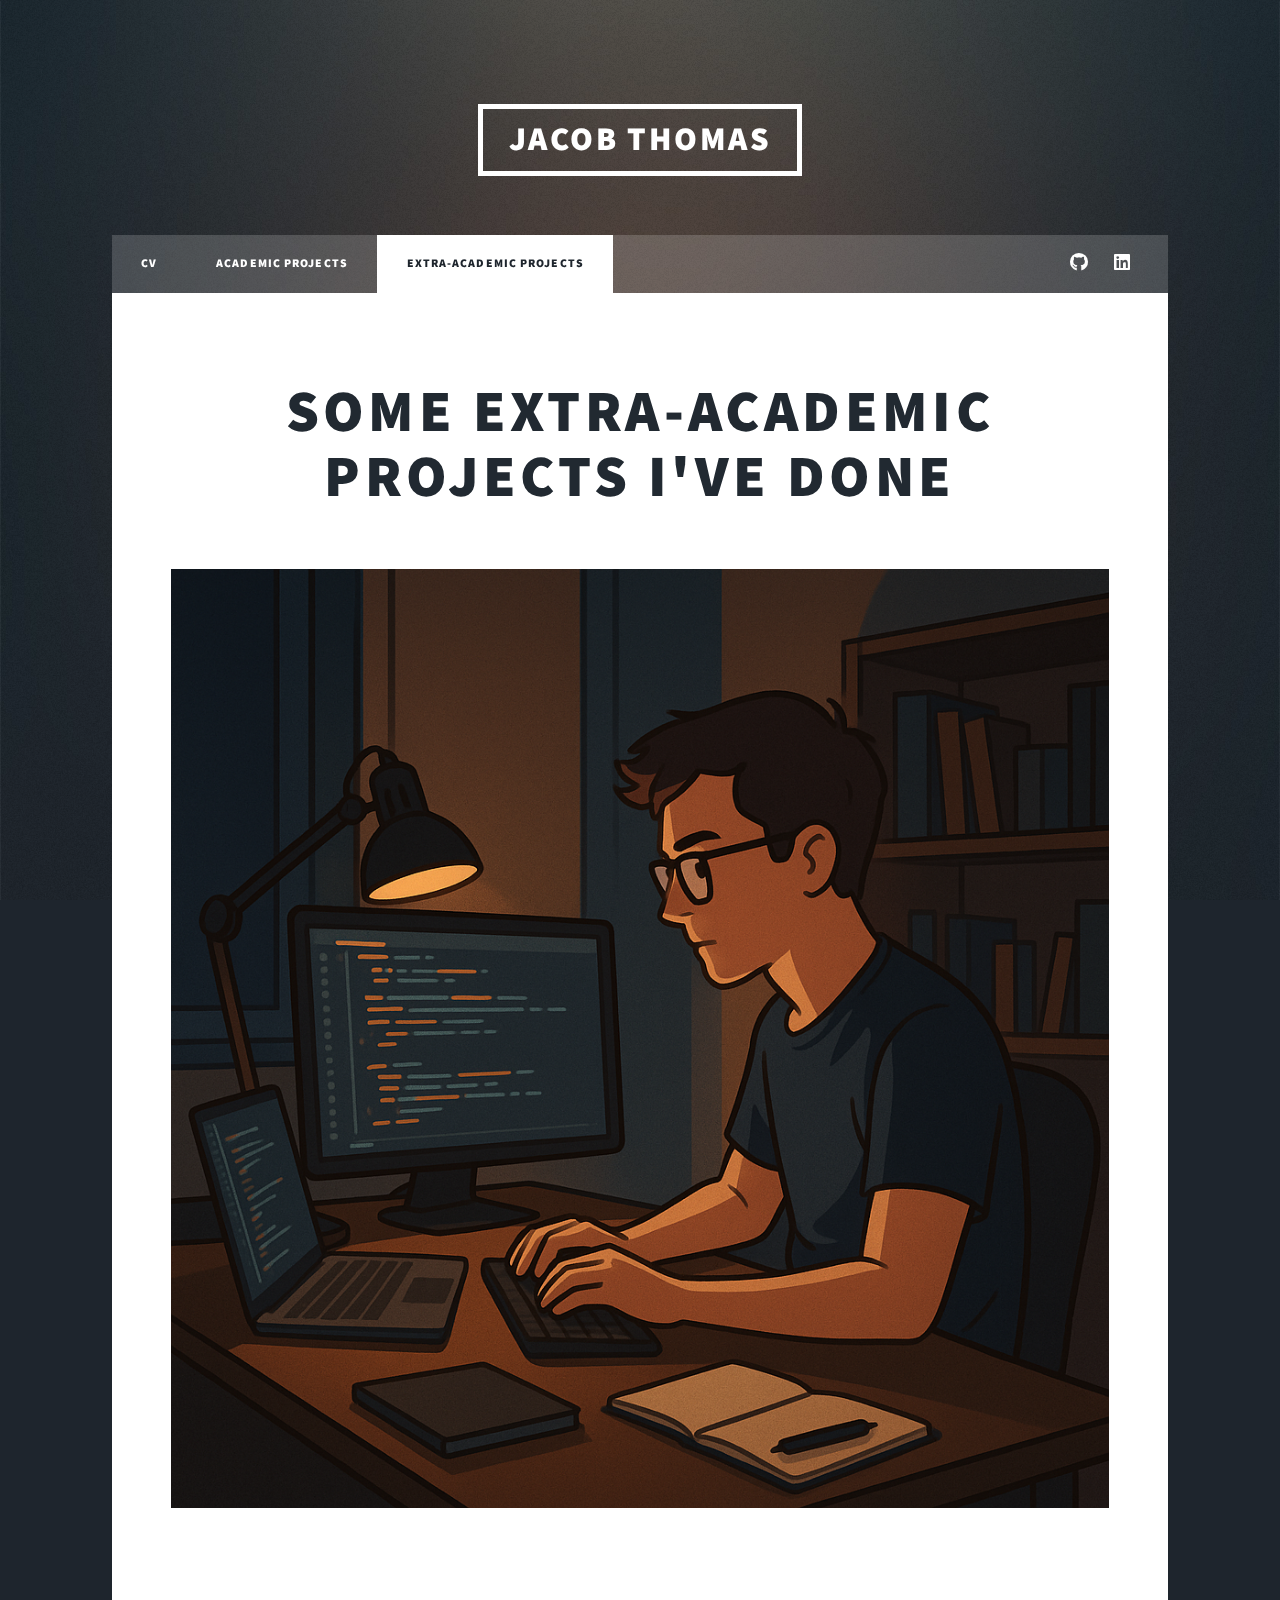
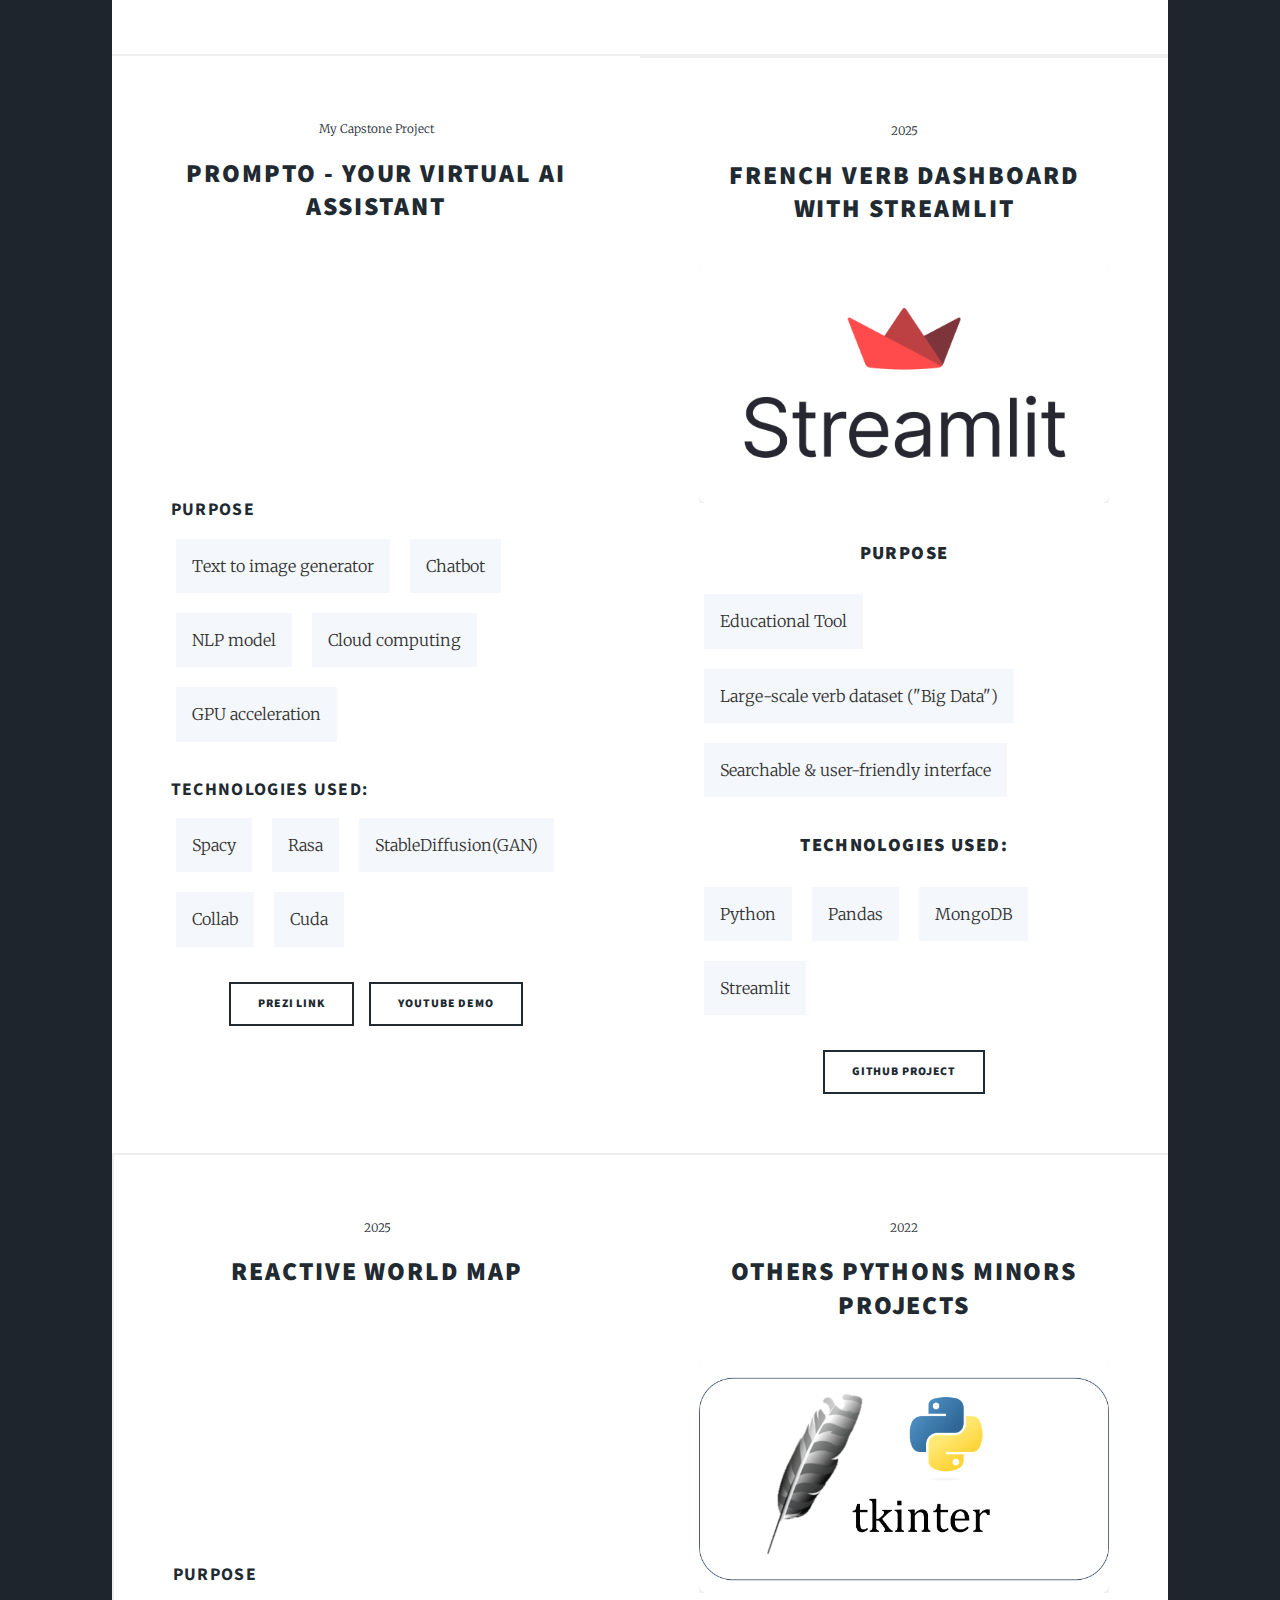
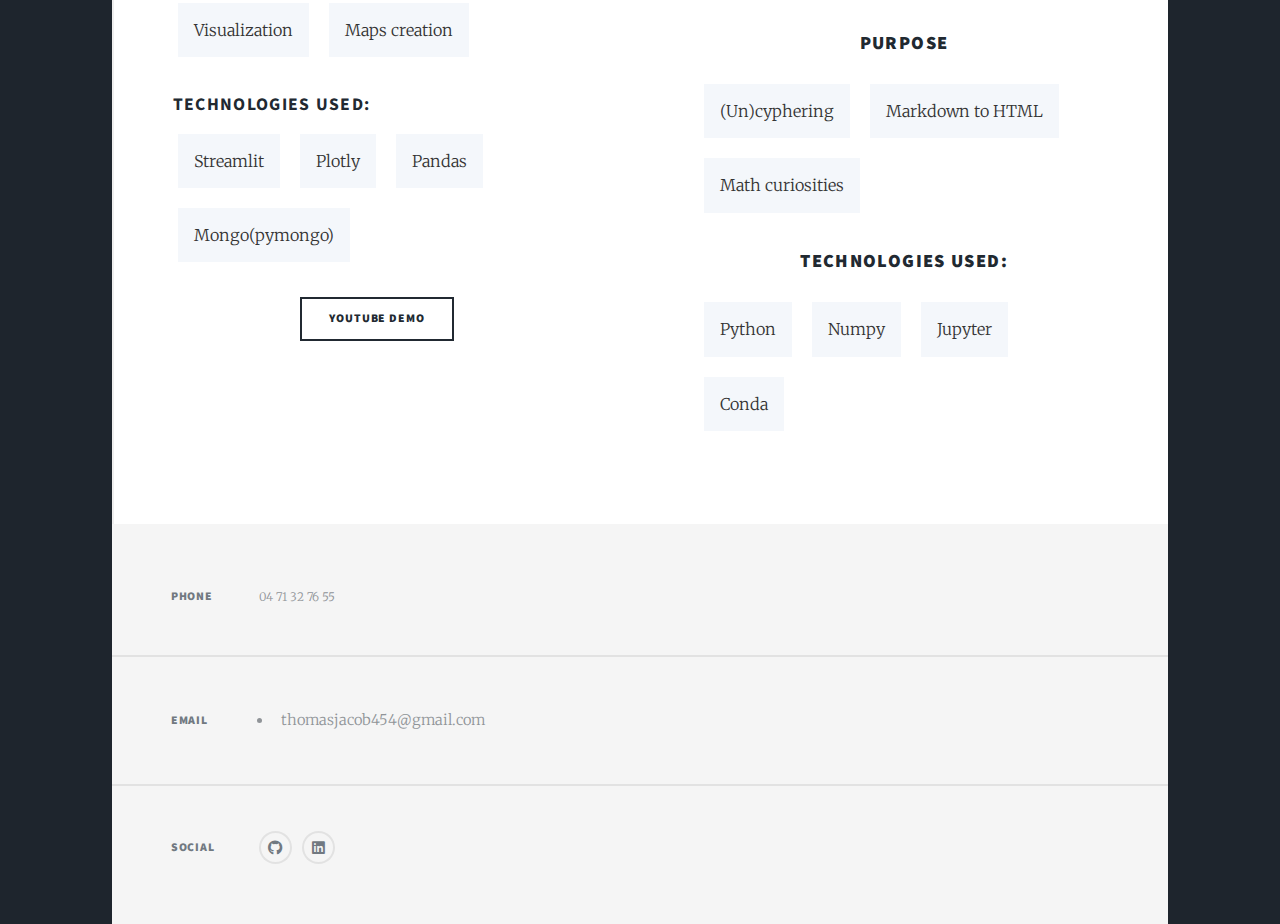
<file: generic2.html>
<!DOCTYPE HTML>
<!--
	Massively by HTML5 UP
	html5up.net | @ajlkn
	Free for personal and commercial use under the CCA 3.0 license (html5up.net/license)
-->
<html>
	<head>
		<title>JACOB THOMAS PORTFOLIO</title>
		<meta charset="utf-8" />
		<meta name="viewport" content="width=device-width, initial-scale=1, user-scalable=no" />
		<link rel="stylesheet" href="assets/css/main.css" />
        <link rel="stylesheet" href="stars.css" />
		<noscript><link rel="stylesheet" href="assets/css/noscript.css" /></noscript>
	</head>
	<body class="is-preload">

		<!-- Wrapper -->
			<div id="wrapper">

				<!-- Header -->
					<header id="header">
						<a href="index.html" class="logo">JACOB THOMAS</a>
					</header>

				<!-- Nav -->
				<nav id="nav">
					<ul class="links">
						<li><a href="index.html">cv</a></li>
						<li><a href="generic.html">Academic Projects </a></li>
                        <li class="active"><a href="generic2.html">Extra-Academic Projects </a></li>

					</ul>
                    <ul class="icons">
                        <li><a href="https://github.com/TomJcb11"  target="_blank" class="icon brands fa-github"><span class="label">GitHub</span></a></li>
                        <li><a href="https://www.linkedin.com/in/thomas-jacob-863ab3349/overlay/about-this-profile/" target="_blank" class="icon brands alt fa-linkedin"><span class="label">LinkedIn</span></a></li>
                    </ul>
				</nav>

				<!-- Main -->
<div id="main">

    <!-- Featured Post -->
        <article class="post featured">
            <header class="major">
                <h2>Some Extra-Academic Projects i've done</a></h2>
            </header>
            <a class="image main"><img src="images/Extra-Academic.png" alt="" /></a>
            <ul class="actions special">
            </ul>
        </article>

    <!-- Posts -->
        <section class="posts">

            <article>
                <header>
                    <span class="date">My Capstone Project</span>
                    <h2>Prompto - Your virtual AI assistant</h2>
                </header>
                <div style="position: relative; padding-bottom: 56.25%; height: 0; overflow: hidden;">
                        <iframe src="https://www.youtube.com/embed/g9mqQTF9SMM"
                                style="position: absolute; top: 0; left: 0; width: 100%; height: 100%;"
                                frameborder="0"
                                allow="accelerometer; autoplay; clipboard-write; encrypted-media; gyroscope; picture-in-picture"
                                allowfullscreen>
                        </iframe>
                    </div>
                <div class="project-details">
                    <h3> Purpose</h3>
                    <ul class="tech-list">
                        <li>Text to image generator</li>
                        <li>Chatbot</li>
                        <li>NLP model</li>
                        <li>Cloud computing</li>
                        <li>GPU acceleration</li>

                    </ul>
                    <h3>Technologies Used:</h3>
                    <ul class="tech-list">
                        <li>Spacy</li>
                        <li>Rasa</li>
                        <li>StableDiffusion(GAN)</li>
                        <li>Collab</li>
                        <li>Cuda</li>

                    </ul>
                    <ul class="actions special">
                        <li><a href="https://prezi.com/view/YUeKu5AZBZR1OPTTA0W9/" target="_blank" class="button">Prezi link</a></li>
                        <li><a href="https://youtu.be/g9mqQTF9SMM" target="_blank" class="button">youtube demo</a></li>
                    </ul>
                    

                </div>
            </article>

            <!-- CSS for styling -->
            <style>
                .project-card {
                    background-color: #f9f9f9;
                    border-radius: 10px;
                    padding: 2px;
                    margin-bottom: 2px;
                    box-shadow: 0 4px 6px rgba(0, 0, 0, 0.1);
                }

                .project-card header h2 {
                    font-size: 1.8em;
                    margin-bottom: 10px;
                    color: #333;
                }

                .project-card .date {
                    font-size: 1.2em;
                    color: #888;
                    margin-bottom: 15px;
                }

                .image.fit img {
                    width: 100%;
                    height: auto;
                    border-radius: 8px;
                    box-shadow: 0 4px 6px rgba(0, 0, 0, 0.1);
                }

                .project-details {
                    margin-top: 20px;
                }


                .project-details h3 {
                    text-align: left;
                    margin-top: 15px;
                    margin-bottom: 10px;
                    font-size: 1.2em;
                    font-weight: bold;
                }


                .project-details .tech-list {
                    padding-left: 0;
                    margin-top: 0;
                }

                .tech-list {
                    display: flex;
                    flex-wrap: wrap;
                    justify-content: flex-start;
                    gap: 10px;
                    padding: 0;
                    margin: 0;
                    margin-bottom: 30px;
                }

                .tech-list li {
                    display: flex;
                    align-items: center;
                    background-color: #f4f7fb;

                    font-size: 1.1em;
                    color: #333;
                    margin: 5px;
                    padding: 8px 16px;
                    transition: all 0.3s ease;
                    cursor: pointer;
                }
            </style>
            
            <article>
                <header>
                    <span class="date">2025</span>
                    <h2>French Verb Dashboard<br />
                    with Streamlit</h2>
                </header>
                <a class="image fit"><img src="images/streamlit.png" alt="Bescherelle Dashboard Screenshot" /></a>

                <h3>Purpose</h3>
                <ul class="tech-list">
                    <li>Educational Tool</li>
                    <li>Large-scale verb dataset ("Big Data")</li>
                    <li>Searchable & user-friendly interface</li>
                </ul>

                <h3>Technologies Used:</h3>
                <ul class="tech-list">
                    <li>Python</li>
                    <li>Pandas</li>
                    <li>MongoDB</li>
                    <li>Streamlit</li>
                </ul>

                <ul class="actions special">
                    <li><a href="https://github.com/TomJcb11/CrashTest/tree/master/bescherelle" target="_blank" class="button">GitHub Project</a></li>
                </ul>
            </article>
            <article>
                <header>
                    <span class="date">2025</span>
                    <h2>Reactive World Map</h2>
                </header>
                <div style="position: relative; padding-bottom: 56.25%; height: 0; overflow: hidden;">
                        <iframe src="https://www.youtube.com/embed/5Ev7CZwiqXc"
                                style="position: absolute; top: 0; left: 0; width: 100%; height: 100%;"
                                frameborder="0"
                                allow="accelerometer; autoplay; clipboard-write; encrypted-media; gyroscope; picture-in-picture"
                                allowfullscreen>
                        </iframe>
                    </div>
                <div class="project-details">
                    <h3> Purpose</h3>
                    <ul class="tech-list">
                        <li>Visualization</li>
                        <li>Maps creation</li>

                    </ul>
                    <h3>Technologies Used:</h3>
                    <ul class="tech-list">
                        <li>Streamlit</li>
                        <li>Plotly</li>
                        <li>Pandas</li>
                        <li>Mongo(pymongo)</li>
                    </ul>
                    <ul class="actions special">
                        <li><a href="https://youtu.be/5Ev7CZwiqXc" target="_blank" class="button">youtube demo</a></li>
                    </ul>
                    

                </div>
            </article>
            <article>
                <header>
                    <span class="date">2022</span>
                    <h2>Others Pythons minors projects</a></h2>
                <a class="image fit"><img src="images/tkinter2.png" alt="" /></a>
                <h3> Purpose</h3>
                <ul class="tech-list">
                    <li>(Un)cyphering</li>
                    <li>Markdown to HTML</li>
                    <li>Math curiosities </li>
                </ul>
                <h3>Technologies Used:</h3>
                <ul class="tech-list">
                    <li>Python</li>
                    <li>Numpy</li>
                    <li>Jupyter</li>
                    <li>Conda</li>
                </ul>
            </article>
            
        </section>
</div>

				<!-- Footer -->
				<footer id="footer">
					<section class="split contact">
						<section>
							<h3>Phone</h3>
							<p>04 71 32 76 55</p>
						</section>
						<section>
							<h3>Email</h3>
							<ul>
								<li>thomasjacob454@gmail.com</li>
							</ul>
							
						</section>
						<section>
							<h3>Social</h3>
							<ul class="icons alt">
								
								<li><a href="https://github.com/TomJcb11" target="_blank" class="icon brands alt fa-github"><span class="label">GitHub</span></a></li>
                                <li><a href="https://www.linkedin.com/in/thomas-jacob-863ab3349/overlay/about-this-profile/" target="_blank" class="icon brands alt fa-linkedin"><span class="label">LinkedIn</span></a></li>

                            </ul>
						</section>
					</section>
				</footer>

				

			</div>

		<!-- Scripts -->
			<script src="assets/js/jquery.min.js"></script>
			<script src="assets/js/jquery.scrollex.min.js"></script>
			<script src="assets/js/jquery.scrolly.min.js"></script>
			<script src="assets/js/browser.min.js"></script>
			<script src="assets/js/breakpoints.min.js"></script>
			<script src="assets/js/util.js"></script>
			<script src="assets/js/main.js"></script>

	</body>
</html>
</file>
<file: stars.css>
.skills li {
    display: flex; /* Affiche les éléments sur la même ligne */
    align-items: center; /* Centre verticalement le contenu */
    background-color: #f0f0f0;

  }
  .skill-name {
    font-weight: bold;
    margin-bottom: 5px;
     /* Ajoute une couleur de fond */
    padding: 5px 10px; /* Ajoute du rembourrage pour distinguer le texte */
    text-align: left;
  }

.stars {
    display: inline-block;
    font-size: 20px; /* Taille de la police des étoiles */
    margin-left:auto;
  }
  
  .stars::before {
    content: "★★★★★";
    letter-spacing: 3px;
    color: lightgray;
  }
  
  .stars[data-rating="1"]::before {
    content: "★☆☆☆☆";
    color: gold;
  }
  
  .stars[data-rating="2"]::before {
    content: "★★☆☆☆";
    color: gold;
  }
  
  .stars[data-rating="3"]::before {
    content: "★★★☆☆";
    color: gold;
  }
  
  .stars[data-rating="4"]::before {
    content: "★★★★☆";
    color: gold;
  }
  
  .stars[data-rating="5"]::before {
    content: "★★★★★";
    color: gold;
  }
</file>
<file: assets/css/main.css>
@import url(fontawesome-all.min.css);
@import url("https://fonts.googleapis.com/css?family=Merriweather:300,700,300italic,700italic|Source+Sans+Pro:900");

/*
	Massively by HTML5 UP
	html5up.net | @ajlkn
	Free for personal and commercial use under the CCA 3.0 license (html5up.net/license)
*/

html, body, div, span, applet, object,
iframe, h1, h2, h3, h4, h5, h6, p, blockquote,
pre, a, abbr, acronym, address, big, cite,
code, del, dfn, em, img, ins, kbd, q, s, samp,
small, strike, strong, sub, sup, tt, var, b,
u, i, center, dl, dt, dd, ol, ul, li, fieldset,
form, label, legend, table, caption, tbody,
tfoot, thead, tr, th, td, article, aside,
canvas, details, embed, figure, figcaption,
footer, header, hgroup, menu, nav, output, ruby,
section, summary, time, mark, audio, video {
	margin: 0;
	padding: 0;
	border: 0;
	font-size: 100%;
	font: inherit;
	vertical-align: baseline;}

article, aside, details, figcaption, figure,
footer, header, hgroup, menu, nav, section {
	display: block;}

body {
	line-height: 1;
}

ol, ul {
	list-style: none;
}

blockquote, q {
	quotes: none;
}

	blockquote:before, blockquote:after, q:before, q:after {
		content: '';
		content: none;
	}

table {
	border-collapse: collapse;
	border-spacing: 0;
}

body {
	-webkit-text-size-adjust: none;
}

mark {
	background-color: transparent;
	color: inherit;
}

input::-moz-focus-inner {
	border: 0;
	padding: 0;
}

input, select, textarea {
	-moz-appearance: none;
	-webkit-appearance: none;
	-ms-appearance: none;
	appearance: none;
}

/* Basic */

	@-ms-viewport {
		width: device-width;
	}

	body {
		-ms-overflow-style: scrollbar;
	}

	@media screen and (max-width: 480px) {

		html, body {
			min-width: 320px;
		}

	}

	html {
		box-sizing: border-box;
	}

	*, *:before, *:after {
		box-sizing: inherit;
	}

	body {
		background-color: #1e252d;
	}

		body.is-preload *, body.is-preload *:before, body.is-preload *:after {
			-moz-animation: none !important;
			-webkit-animation: none !important;
			-ms-animation: none !important;
			animation: none !important;
			-moz-transition: none !important;
			-webkit-transition: none !important;
			-ms-transition: none !important;
			transition: none !important;
		}

/* Type */

	html {
		font-size: 16pt;
	}

		@media screen and (max-width: 1680px) {

			html {
				font-size: 12pt;
			}

		}

		@media screen and (max-width: 1280px) {

			html {
				font-size: 11pt;
			}

		}

		@media screen and (max-width: 360px) {

			html {
				font-size: 10pt;
			}

		}

	body {
		color: #212931;
	}

	body, input, select, textarea {
		font-family: "Merriweather", Georgia, serif;
		font-weight: 300;
		font-size: 1rem;
		line-height: 2.375;
	}

	a {
		-moz-transition: color 0.2s ease-in-out, background-color 0.2s ease-in-out, border-color 0.2s ease-in-out, box-shadow 0.2s ease-in-out;
		-webkit-transition: color 0.2s ease-in-out, background-color 0.2s ease-in-out, border-color 0.2s ease-in-out, box-shadow 0.2s ease-in-out;
		-ms-transition: color 0.2s ease-in-out, background-color 0.2s ease-in-out, border-color 0.2s ease-in-out, box-shadow 0.2s ease-in-out;
		transition: color 0.2s ease-in-out, background-color 0.2s ease-in-out, border-color 0.2s ease-in-out, box-shadow 0.2s ease-in-out;
		border-bottom: dotted 1px;
		text-decoration: none;
	}

		a:hover {
			border-bottom-color: transparent;
		}

	strong, b {
		font-weight: 600;
	}

	em, i {
		font-style: italic;
	}

	p {
		text-align: justify;
		margin: 0 0 2rem 0;
	}

	h1, h2, h3, h4, h5, h6 {
		font-family: "Source Sans Pro", Helvetica, sans-serif;
		font-weight: 900;
		line-height: 1.5;
		letter-spacing: 0.075em;
		text-transform: uppercase;
		margin: 0 0 1rem 0;
	}

		h1 a, h2 a, h3 a, h4 a, h5 a, h6 a {
			border-bottom: 0;
			color: inherit;
			text-decoration: none;
		}

	h1 {
		font-size: 4rem;
		line-height: 1.1;
		margin: 0 0 2rem 0;
	}

	h2 {
		font-size: 1.75rem;
		line-height: 1.3;
		margin: 0 0 1.5rem 0;
	}

	h3 {
		font-size: 1.25rem;
		margin: 0 0 1.5rem 0;
	}

	h4 {
		font-size: 1rem;
	}

	h5 {
		font-size: 0.9rem;
	}

	h6 {
		font-size: 0.8rem;
	}

	sub {
		font-size: 0.8rem;
		position: relative;
		top: 0.5rem;
	}

	sup {
		font-size: 0.8rem;
		position: relative;
		top: -0.5rem;
	}

	blockquote {
		border-left: solid 4px;
		font-style: italic;
		margin: 0 0 2rem 0;
		padding: 0.5rem 0 0.5rem 2rem;
	}

	code {
		border: solid 2px;
		font-family: "Courier New", monospace;
		font-size: 0.9rem;
		margin: 0 0.25rem;
		padding: 0.25rem 0.65rem;
	}

	pre {
		-webkit-overflow-scrolling: touch;
		font-family: "Courier New", monospace;
		font-size: 0.9rem;
		margin: 0 0 2rem 0;
	}

		pre code {
			display: block;
			line-height: 1.75;
			padding: 1rem 1.5rem;
			overflow-x: auto;
		}

	hr {
		border: 0;
		border-bottom: solid 2px;
		margin: 3rem 0;
	}

		hr.major {
			margin: 5rem 0;
		}

	.align-left {
		text-align: left;
	}

	.align-center {
		text-align: center;
	}

	.align-right {
		text-align: right;
	}

	input, select, textarea {
		color: #212931;
	}

	a {
		color: #212931;
		border-bottom-color: rgba(33, 41, 49, 0.5);
	}

		a:hover {
			border-bottom-color: transparent;
			color: #18bfef !important;
		}

	strong, b {
		color: #212931;
	}

	h1, h2, h3, h4, h5, h6 {
		color: #212931;
	}

	blockquote {
		border-left-color: #eeeeee;
	}

	code {
		background: rgba(220, 220, 220, 0.25);
		border-color: #eeeeee;
	}

	hr {
		border-bottom-color: #eeeeee;
	}

/* Row */

	.row {
		display: flex;
		flex-wrap: wrap;
		box-sizing: border-box;
		align-items: stretch;
	}

		.row > * {
			box-sizing: border-box;
		}

		.row.gtr-uniform > * > :last-child {
			margin-bottom: 0;
		}

		.row.aln-left {
			justify-content: flex-start;
		}

		.row.aln-center {
			justify-content: center;
		}

		.row.aln-right {
			justify-content: flex-end;
		}

		.row.aln-top {
			align-items: flex-start;
		}

		.row.aln-middle {
			align-items: center;
		}

		.row.aln-bottom {
			align-items: flex-end;
		}

		.row > .imp {
			order: -1;
		}

		.row > .col-1 {
			width: 8.33333%;
		}

		.row > .off-1 {
			margin-left: 8.33333%;
		}

		.row > .col-2 {
			width: 16.66667%;
		}

		.row > .off-2 {
			margin-left: 16.66667%;
		}

		.row > .col-3 {
			width: 25%;
		}

		.row > .off-3 {
			margin-left: 25%;
		}

		.row > .col-4 {
			width: 33.33333%;
		}

		.row > .off-4 {
			margin-left: 33.33333%;
		}

		.row > .col-5 {
			width: 41.66667%;
		}

		.row > .off-5 {
			margin-left: 41.66667%;
		}

		.row > .col-6 {
			width: 50%;
		}

		.row > .off-6 {
			margin-left: 50%;
		}

		.row > .col-7 {
			width: 58.33333%;
		}

		.row > .off-7 {
			margin-left: 58.33333%;
		}

		.row > .col-8 {
			width: 66.66667%;
		}

		.row > .off-8 {
			margin-left: 66.66667%;
		}

		.row > .col-9 {
			width: 75%;
		}

		.row > .off-9 {
			margin-left: 75%;
		}

		.row > .col-10 {
			width: 83.33333%;
		}

		.row > .off-10 {
			margin-left: 83.33333%;
		}

		.row > .col-11 {
			width: 91.66667%;
		}

		.row > .off-11 {
			margin-left: 91.66667%;
		}

		.row > .col-12 {
			width: 100%;
		}

		.row > .off-12 {
			margin-left: 100%;
		}

		.row.gtr-0 {
			margin-top: 0;
			margin-left: 0rem;
		}

			.row.gtr-0 > * {
				padding: 0 0 0 0rem;
			}

			.row.gtr-0.gtr-uniform {
				margin-top: 0rem;
			}

				.row.gtr-0.gtr-uniform > * {
					padding-top: 0rem;
				}

		.row.gtr-25 {
			margin-top: 0;
			margin-left: -0.375rem;
		}

			.row.gtr-25 > * {
				padding: 0 0 0 0.375rem;
			}

			.row.gtr-25.gtr-uniform {
				margin-top: -0.375rem;
			}

				.row.gtr-25.gtr-uniform > * {
					padding-top: 0.375rem;
				}

		.row.gtr-50 {
			margin-top: 0;
			margin-left: -0.75rem;
		}

			.row.gtr-50 > * {
				padding: 0 0 0 0.75rem;
			}

			.row.gtr-50.gtr-uniform {
				margin-top: -0.75rem;
			}

				.row.gtr-50.gtr-uniform > * {
					padding-top: 0.75rem;
				}

		.row {
			margin-top: 0;
			margin-left: -1.5rem;
		}

			.row > * {
				padding: 0 0 0 1.5rem;
			}

			.row.gtr-uniform {
				margin-top: -1.5rem;
			}

				.row.gtr-uniform > * {
					padding-top: 1.5rem;
				}

		.row.gtr-150 {
			margin-top: 0;
			margin-left: -2.25rem;
		}

			.row.gtr-150 > * {
				padding: 0 0 0 2.25rem;
			}

			.row.gtr-150.gtr-uniform {
				margin-top: -2.25rem;
			}

				.row.gtr-150.gtr-uniform > * {
					padding-top: 2.25rem;
				}

		.row.gtr-200 {
			margin-top: 0;
			margin-left: -3rem;
		}

			.row.gtr-200 > * {
				padding: 0 0 0 3rem;
			}

			.row.gtr-200.gtr-uniform {
				margin-top: -3rem;
			}

				.row.gtr-200.gtr-uniform > * {
					padding-top: 3rem;
				}

		@media screen and (max-width: 1680px) {

			.row {
				display: flex;
				flex-wrap: wrap;
				box-sizing: border-box;
				align-items: stretch;
			}

				.row > * {
					box-sizing: border-box;
				}

				.row.gtr-uniform > * > :last-child {
					margin-bottom: 0;
				}

				.row.aln-left {
					justify-content: flex-start;
				}

				.row.aln-center {
					justify-content: center;
				}

				.row.aln-right {
					justify-content: flex-end;
				}

				.row.aln-top {
					align-items: flex-start;
				}

				.row.aln-middle {
					align-items: center;
				}

				.row.aln-bottom {
					align-items: flex-end;
				}

				.row > .imp-xlarge {
					order: -1;
				}

				.row > .col-1-xlarge {
					width: 8.33333%;
				}

				.row > .off-1-xlarge {
					margin-left: 8.33333%;
				}

				.row > .col-2-xlarge {
					width: 16.66667%;
				}

				.row > .off-2-xlarge {
					margin-left: 16.66667%;
				}

				.row > .col-3-xlarge {
					width: 25%;
				}

				.row > .off-3-xlarge {
					margin-left: 25%;
				}

				.row > .col-4-xlarge {
					width: 33.33333%;
				}

				.row > .off-4-xlarge {
					margin-left: 33.33333%;
				}

				.row > .col-5-xlarge {
					width: 41.66667%;
				}

				.row > .off-5-xlarge {
					margin-left: 41.66667%;
				}

				.row > .col-6-xlarge {
					width: 50%;
				}

				.row > .off-6-xlarge {
					margin-left: 50%;
				}

				.row > .col-7-xlarge {
					width: 58.33333%;
				}

				.row > .off-7-xlarge {
					margin-left: 58.33333%;
				}

				.row > .col-8-xlarge {
					width: 66.66667%;
				}

				.row > .off-8-xlarge {
					margin-left: 66.66667%;
				}

				.row > .col-9-xlarge {
					width: 75%;
				}

				.row > .off-9-xlarge {
					margin-left: 75%;
				}

				.row > .col-10-xlarge {
					width: 83.33333%;
				}

				.row > .off-10-xlarge {
					margin-left: 83.33333%;
				}

				.row > .col-11-xlarge {
					width: 91.66667%;
				}

				.row > .off-11-xlarge {
					margin-left: 91.66667%;
				}

				.row > .col-12-xlarge {
					width: 100%;
				}

				.row > .off-12-xlarge {
					margin-left: 100%;
				}

				.row.gtr-0 {
					margin-top: 0;
					margin-left: 0rem;
				}

					.row.gtr-0 > * {
						padding: 0 0 0 0rem;
					}

					.row.gtr-0.gtr-uniform {
						margin-top: 0rem;
					}

						.row.gtr-0.gtr-uniform > * {
							padding-top: 0rem;
						}

				.row.gtr-25 {
					margin-top: 0;
					margin-left: -0.375rem;
				}

					.row.gtr-25 > * {
						padding: 0 0 0 0.375rem;
					}

					.row.gtr-25.gtr-uniform {
						margin-top: -0.375rem;
					}

						.row.gtr-25.gtr-uniform > * {
							padding-top: 0.375rem;
						}

				.row.gtr-50 {
					margin-top: 0;
					margin-left: -0.75rem;
				}

					.row.gtr-50 > * {
						padding: 0 0 0 0.75rem;
					}

					.row.gtr-50.gtr-uniform {
						margin-top: -0.75rem;
					}

						.row.gtr-50.gtr-uniform > * {
							padding-top: 0.75rem;
						}

				.row {
					margin-top: 0;
					margin-left: -1.5rem;
				}

					.row > * {
						padding: 0 0 0 1.5rem;
					}

					.row.gtr-uniform {
						margin-top: -1.5rem;
					}

						.row.gtr-uniform > * {
							padding-top: 1.5rem;
						}

				.row.gtr-150 {
					margin-top: 0;
					margin-left: -2.25rem;
				}

					.row.gtr-150 > * {
						padding: 0 0 0 2.25rem;
					}

					.row.gtr-150.gtr-uniform {
						margin-top: -2.25rem;
					}

						.row.gtr-150.gtr-uniform > * {
							padding-top: 2.25rem;
						}

				.row.gtr-200 {
					margin-top: 0;
					margin-left: -3rem;
				}

					.row.gtr-200 > * {
						padding: 0 0 0 3rem;
					}

					.row.gtr-200.gtr-uniform {
						margin-top: -3rem;
					}

						.row.gtr-200.gtr-uniform > * {
							padding-top: 3rem;
						}

		}

		@media screen and (max-width: 1280px) {

			.row {
				display: flex;
				flex-wrap: wrap;
				box-sizing: border-box;
				align-items: stretch;
			}

				.row > * {
					box-sizing: border-box;
				}

				.row.gtr-uniform > * > :last-child {
					margin-bottom: 0;
				}

				.row.aln-left {
					justify-content: flex-start;
				}

				.row.aln-center {
					justify-content: center;
				}

				.row.aln-right {
					justify-content: flex-end;
				}

				.row.aln-top {
					align-items: flex-start;
				}

				.row.aln-middle {
					align-items: center;
				}

				.row.aln-bottom {
					align-items: flex-end;
				}

				.row > .imp-large {
					order: -1;
				}

				.row > .col-1-large {
					width: 8.33333%;
				}

				.row > .off-1-large {
					margin-left: 8.33333%;
				}

				.row > .col-2-large {
					width: 16.66667%;
				}

				.row > .off-2-large {
					margin-left: 16.66667%;
				}

				.row > .col-3-large {
					width: 25%;
				}

				.row > .off-3-large {
					margin-left: 25%;
				}

				.row > .col-4-large {
					width: 33.33333%;
				}

				.row > .off-4-large {
					margin-left: 33.33333%;
				}

				.row > .col-5-large {
					width: 41.66667%;
				}

				.row > .off-5-large {
					margin-left: 41.66667%;
				}

				.row > .col-6-large {
					width: 50%;
				}

				.row > .off-6-large {
					margin-left: 50%;
				}

				.row > .col-7-large {
					width: 58.33333%;
				}

				.row > .off-7-large {
					margin-left: 58.33333%;
				}

				.row > .col-8-large {
					width: 66.66667%;
				}

				.row > .off-8-large {
					margin-left: 66.66667%;
				}

				.row > .col-9-large {
					width: 75%;
				}

				.row > .off-9-large {
					margin-left: 75%;
				}

				.row > .col-10-large {
					width: 83.33333%;
				}

				.row > .off-10-large {
					margin-left: 83.33333%;
				}

				.row > .col-11-large {
					width: 91.66667%;
				}

				.row > .off-11-large {
					margin-left: 91.66667%;
				}

				.row > .col-12-large {
					width: 100%;
				}

				.row > .off-12-large {
					margin-left: 100%;
				}

				.row.gtr-0 {
					margin-top: 0;
					margin-left: 0rem;
				}

					.row.gtr-0 > * {
						padding: 0 0 0 0rem;
					}

					.row.gtr-0.gtr-uniform {
						margin-top: 0rem;
					}

						.row.gtr-0.gtr-uniform > * {
							padding-top: 0rem;
						}

				.row.gtr-25 {
					margin-top: 0;
					margin-left: -0.375rem;
				}

					.row.gtr-25 > * {
						padding: 0 0 0 0.375rem;
					}

					.row.gtr-25.gtr-uniform {
						margin-top: -0.375rem;
					}

						.row.gtr-25.gtr-uniform > * {
							padding-top: 0.375rem;
						}

				.row.gtr-50 {
					margin-top: 0;
					margin-left: -0.75rem;
				}

					.row.gtr-50 > * {
						padding: 0 0 0 0.75rem;
					}

					.row.gtr-50.gtr-uniform {
						margin-top: -0.75rem;
					}

						.row.gtr-50.gtr-uniform > * {
							padding-top: 0.75rem;
						}

				.row {
					margin-top: 0;
					margin-left: -1.5rem;
				}

					.row > * {
						padding: 0 0 0 1.5rem;
					}

					.row.gtr-uniform {
						margin-top: -1.5rem;
					}

						.row.gtr-uniform > * {
							padding-top: 1.5rem;
						}

				.row.gtr-150 {
					margin-top: 0;
					margin-left: -2.25rem;
				}

					.row.gtr-150 > * {
						padding: 0 0 0 2.25rem;
					}

					.row.gtr-150.gtr-uniform {
						margin-top: -2.25rem;
					}

						.row.gtr-150.gtr-uniform > * {
							padding-top: 2.25rem;
						}

				.row.gtr-200 {
					margin-top: 0;
					margin-left: -3rem;
				}

					.row.gtr-200 > * {
						padding: 0 0 0 3rem;
					}

					.row.gtr-200.gtr-uniform {
						margin-top: -3rem;
					}

						.row.gtr-200.gtr-uniform > * {
							padding-top: 3rem;
						}

		}

		@media screen and (max-width: 980px) {

			.row {
				display: flex;
				flex-wrap: wrap;
				box-sizing: border-box;
				align-items: stretch;
			}

				.row > * {
					box-sizing: border-box;
				}

				.row.gtr-uniform > * > :last-child {
					margin-bottom: 0;
				}

				.row.aln-left {
					justify-content: flex-start;
				}

				.row.aln-center {
					justify-content: center;
				}

				.row.aln-right {
					justify-content: flex-end;
				}

				.row.aln-top {
					align-items: flex-start;
				}

				.row.aln-middle {
					align-items: center;
				}

				.row.aln-bottom {
					align-items: flex-end;
				}

				.row > .imp-medium {
					order: -1;
				}

				.row > .col-1-medium {
					width: 8.33333%;
				}

				.row > .off-1-medium {
					margin-left: 8.33333%;
				}

				.row > .col-2-medium {
					width: 16.66667%;
				}

				.row > .off-2-medium {
					margin-left: 16.66667%;
				}

				.row > .col-3-medium {
					width: 25%;
				}

				.row > .off-3-medium {
					margin-left: 25%;
				}

				.row > .col-4-medium {
					width: 33.33333%;
				}

				.row > .off-4-medium {
					margin-left: 33.33333%;
				}

				.row > .col-5-medium {
					width: 41.66667%;
				}

				.row > .off-5-medium {
					margin-left: 41.66667%;
				}

				.row > .col-6-medium {
					width: 50%;
				}

				.row > .off-6-medium {
					margin-left: 50%;
				}

				.row > .col-7-medium {
					width: 58.33333%;
				}

				.row > .off-7-medium {
					margin-left: 58.33333%;
				}

				.row > .col-8-medium {
					width: 66.66667%;
				}

				.row > .off-8-medium {
					margin-left: 66.66667%;
				}

				.row > .col-9-medium {
					width: 75%;
				}

				.row > .off-9-medium {
					margin-left: 75%;
				}

				.row > .col-10-medium {
					width: 83.33333%;
				}

				.row > .off-10-medium {
					margin-left: 83.33333%;
				}

				.row > .col-11-medium {
					width: 91.66667%;
				}

				.row > .off-11-medium {
					margin-left: 91.66667%;
				}

				.row > .col-12-medium {
					width: 100%;
				}

				.row > .off-12-medium {
					margin-left: 100%;
				}

				.row.gtr-0 {
					margin-top: 0;
					margin-left: 0rem;
				}

					.row.gtr-0 > * {
						padding: 0 0 0 0rem;
					}

					.row.gtr-0.gtr-uniform {
						margin-top: 0rem;
					}

						.row.gtr-0.gtr-uniform > * {
							padding-top: 0rem;
						}

				.row.gtr-25 {
					margin-top: 0;
					margin-left: -0.375rem;
				}

					.row.gtr-25 > * {
						padding: 0 0 0 0.375rem;
					}

					.row.gtr-25.gtr-uniform {
						margin-top: -0.375rem;
					}

						.row.gtr-25.gtr-uniform > * {
							padding-top: 0.375rem;
						}

				.row.gtr-50 {
					margin-top: 0;
					margin-left: -0.75rem;
				}

					.row.gtr-50 > * {
						padding: 0 0 0 0.75rem;
					}

					.row.gtr-50.gtr-uniform {
						margin-top: -0.75rem;
					}

						.row.gtr-50.gtr-uniform > * {
							padding-top: 0.75rem;
						}

				.row {
					margin-top: 0;
					margin-left: -1.5rem;
				}

					.row > * {
						padding: 0 0 0 1.5rem;
					}

					.row.gtr-uniform {
						margin-top: -1.5rem;
					}

						.row.gtr-uniform > * {
							padding-top: 1.5rem;
						}

				.row.gtr-150 {
					margin-top: 0;
					margin-left: -2.25rem;
				}

					.row.gtr-150 > * {
						padding: 0 0 0 2.25rem;
					}

					.row.gtr-150.gtr-uniform {
						margin-top: -2.25rem;
					}

						.row.gtr-150.gtr-uniform > * {
							padding-top: 2.25rem;
						}

				.row.gtr-200 {
					margin-top: 0;
					margin-left: -3rem;
				}

					.row.gtr-200 > * {
						padding: 0 0 0 3rem;
					}

					.row.gtr-200.gtr-uniform {
						margin-top: -3rem;
					}

						.row.gtr-200.gtr-uniform > * {
							padding-top: 3rem;
						}

		}

		@media screen and (max-width: 736px) {

			.row {
				display: flex;
				flex-wrap: wrap;
				box-sizing: border-box;
				align-items: stretch;
			}

				.row > * {
					box-sizing: border-box;
				}

				.row.gtr-uniform > * > :last-child {
					margin-bottom: 0;
				}

				.row.aln-left {
					justify-content: flex-start;
				}

				.row.aln-center {
					justify-content: center;
				}

				.row.aln-right {
					justify-content: flex-end;
				}

				.row.aln-top {
					align-items: flex-start;
				}

				.row.aln-middle {
					align-items: center;
				}

				.row.aln-bottom {
					align-items: flex-end;
				}

				.row > .imp-small {
					order: -1;
				}

				.row > .col-1-small {
					width: 8.33333%;
				}

				.row > .off-1-small {
					margin-left: 8.33333%;
				}

				.row > .col-2-small {
					width: 16.66667%;
				}

				.row > .off-2-small {
					margin-left: 16.66667%;
				}

				.row > .col-3-small {
					width: 25%;
				}

				.row > .off-3-small {
					margin-left: 25%;
				}

				.row > .col-4-small {
					width: 33.33333%;
				}

				.row > .off-4-small {
					margin-left: 33.33333%;
				}

				.row > .col-5-small {
					width: 41.66667%;
				}

				.row > .off-5-small {
					margin-left: 41.66667%;
				}

				.row > .col-6-small {
					width: 50%;
				}

				.row > .off-6-small {
					margin-left: 50%;
				}

				.row > .col-7-small {
					width: 58.33333%;
				}

				.row > .off-7-small {
					margin-left: 58.33333%;
				}

				.row > .col-8-small {
					width: 66.66667%;
				}

				.row > .off-8-small {
					margin-left: 66.66667%;
				}

				.row > .col-9-small {
					width: 75%;
				}

				.row > .off-9-small {
					margin-left: 75%;
				}

				.row > .col-10-small {
					width: 83.33333%;
				}

				.row > .off-10-small {
					margin-left: 83.33333%;
				}

				.row > .col-11-small {
					width: 91.66667%;
				}

				.row > .off-11-small {
					margin-left: 91.66667%;
				}

				.row > .col-12-small {
					width: 100%;
				}

				.row > .off-12-small {
					margin-left: 100%;
				}

				.row.gtr-0 {
					margin-top: 0;
					margin-left: 0rem;
				}

					.row.gtr-0 > * {
						padding: 0 0 0 0rem;
					}

					.row.gtr-0.gtr-uniform {
						margin-top: 0rem;
					}

						.row.gtr-0.gtr-uniform > * {
							padding-top: 0rem;
						}

				.row.gtr-25 {
					margin-top: 0;
					margin-left: -0.375rem;
				}

					.row.gtr-25 > * {
						padding: 0 0 0 0.375rem;
					}

					.row.gtr-25.gtr-uniform {
						margin-top: -0.375rem;
					}

						.row.gtr-25.gtr-uniform > * {
							padding-top: 0.375rem;
						}

				.row.gtr-50 {
					margin-top: 0;
					margin-left: -0.75rem;
				}

					.row.gtr-50 > * {
						padding: 0 0 0 0.75rem;
					}

					.row.gtr-50.gtr-uniform {
						margin-top: -0.75rem;
					}

						.row.gtr-50.gtr-uniform > * {
							padding-top: 0.75rem;
						}

				.row {
					margin-top: 0;
					margin-left: -1.5rem;
				}

					.row > * {
						padding: 0 0 0 1.5rem;
					}

					.row.gtr-uniform {
						margin-top: -1.5rem;
					}

						.row.gtr-uniform > * {
							padding-top: 1.5rem;
						}

				.row.gtr-150 {
					margin-top: 0;
					margin-left: -2.25rem;
				}

					.row.gtr-150 > * {
						padding: 0 0 0 2.25rem;
					}

					.row.gtr-150.gtr-uniform {
						margin-top: -2.25rem;
					}

						.row.gtr-150.gtr-uniform > * {
							padding-top: 2.25rem;
						}

				.row.gtr-200 {
					margin-top: 0;
					margin-left: -3rem;
				}

					.row.gtr-200 > * {
						padding: 0 0 0 3rem;
					}

					.row.gtr-200.gtr-uniform {
						margin-top: -3rem;
					}

						.row.gtr-200.gtr-uniform > * {
							padding-top: 3rem;
						}

		}

		@media screen and (max-width: 480px) {

			.row {
				display: flex;
				flex-wrap: wrap;
				box-sizing: border-box;
				align-items: stretch;
			}

				.row > * {
					box-sizing: border-box;
				}

				.row.gtr-uniform > * > :last-child {
					margin-bottom: 0;
				}

				.row.aln-left {
					justify-content: flex-start;
				}

				.row.aln-center {
					justify-content: center;
				}

				.row.aln-right {
					justify-content: flex-end;
				}

				.row.aln-top {
					align-items: flex-start;
				}

				.row.aln-middle {
					align-items: center;
				}

				.row.aln-bottom {
					align-items: flex-end;
				}

				.row > .imp-xsmall {
					order: -1;
				}

				.row > .col-1-xsmall {
					width: 8.33333%;
				}

				.row > .off-1-xsmall {
					margin-left: 8.33333%;
				}

				.row > .col-2-xsmall {
					width: 16.66667%;
				}

				.row > .off-2-xsmall {
					margin-left: 16.66667%;
				}

				.row > .col-3-xsmall {
					width: 25%;
				}

				.row > .off-3-xsmall {
					margin-left: 25%;
				}

				.row > .col-4-xsmall {
					width: 33.33333%;
				}

				.row > .off-4-xsmall {
					margin-left: 33.33333%;
				}

				.row > .col-5-xsmall {
					width: 41.66667%;
				}

				.row > .off-5-xsmall {
					margin-left: 41.66667%;
				}

				.row > .col-6-xsmall {
					width: 50%;
				}

				.row > .off-6-xsmall {
					margin-left: 50%;
				}

				.row > .col-7-xsmall {
					width: 58.33333%;
				}

				.row > .off-7-xsmall {
					margin-left: 58.33333%;
				}

				.row > .col-8-xsmall {
					width: 66.66667%;
				}

				.row > .off-8-xsmall {
					margin-left: 66.66667%;
				}

				.row > .col-9-xsmall {
					width: 75%;
				}

				.row > .off-9-xsmall {
					margin-left: 75%;
				}

				.row > .col-10-xsmall {
					width: 83.33333%;
				}

				.row > .off-10-xsmall {
					margin-left: 83.33333%;
				}

				.row > .col-11-xsmall {
					width: 91.66667%;
				}

				.row > .off-11-xsmall {
					margin-left: 91.66667%;
				}

				.row > .col-12-xsmall {
					width: 100%;
				}

				.row > .off-12-xsmall {
					margin-left: 100%;
				}

				.row.gtr-0 {
					margin-top: 0;
					margin-left: 0rem;
				}

					.row.gtr-0 > * {
						padding: 0 0 0 0rem;
					}

					.row.gtr-0.gtr-uniform {
						margin-top: 0rem;
					}

						.row.gtr-0.gtr-uniform > * {
							padding-top: 0rem;
						}

				.row.gtr-25 {
					margin-top: 0;
					margin-left: -0.375rem;
				}

					.row.gtr-25 > * {
						padding: 0 0 0 0.375rem;
					}

					.row.gtr-25.gtr-uniform {
						margin-top: -0.375rem;
					}

						.row.gtr-25.gtr-uniform > * {
							padding-top: 0.375rem;
						}

				.row.gtr-50 {
					margin-top: 0;
					margin-left: -0.75rem;
				}

					.row.gtr-50 > * {
						padding: 0 0 0 0.75rem;
					}

					.row.gtr-50.gtr-uniform {
						margin-top: -0.75rem;
					}

						.row.gtr-50.gtr-uniform > * {
							padding-top: 0.75rem;
						}

				.row {
					margin-top: 0;
					margin-left: -1.5rem;
				}

					.row > * {
						padding: 0 0 0 1.5rem;
					}

					.row.gtr-uniform {
						margin-top: -1.5rem;
					}

						.row.gtr-uniform > * {
							padding-top: 1.5rem;
						}

				.row.gtr-150 {
					margin-top: 0;
					margin-left: -2.25rem;
				}

					.row.gtr-150 > * {
						padding: 0 0 0 2.25rem;
					}

					.row.gtr-150.gtr-uniform {
						margin-top: -2.25rem;
					}

						.row.gtr-150.gtr-uniform > * {
							padding-top: 2.25rem;
						}

				.row.gtr-200 {
					margin-top: 0;
					margin-left: -3rem;
				}

					.row.gtr-200 > * {
						padding: 0 0 0 3rem;
					}

					.row.gtr-200.gtr-uniform {
						margin-top: -3rem;
					}

						.row.gtr-200.gtr-uniform > * {
							padding-top: 3rem;
						}

		}

		@media screen and (max-width: 360px) {

			.row {
				display: flex;
				flex-wrap: wrap;
				box-sizing: border-box;
				align-items: stretch;
			}

				.row > * {
					box-sizing: border-box;
				}

				.row.gtr-uniform > * > :last-child {
					margin-bottom: 0;
				}

				.row.aln-left {
					justify-content: flex-start;
				}

				.row.aln-center {
					justify-content: center;
				}

				.row.aln-right {
					justify-content: flex-end;
				}

				.row.aln-top {
					align-items: flex-start;
				}

				.row.aln-middle {
					align-items: center;
				}

				.row.aln-bottom {
					align-items: flex-end;
				}

				.row > .imp-xxsmall {
					order: -1;
				}

				.row > .col-1-xxsmall {
					width: 8.33333%;
				}

				.row > .off-1-xxsmall {
					margin-left: 8.33333%;
				}

				.row > .col-2-xxsmall {
					width: 16.66667%;
				}

				.row > .off-2-xxsmall {
					margin-left: 16.66667%;
				}

				.row > .col-3-xxsmall {
					width: 25%;
				}

				.row > .off-3-xxsmall {
					margin-left: 25%;
				}

				.row > .col-4-xxsmall {
					width: 33.33333%;
				}

				.row > .off-4-xxsmall {
					margin-left: 33.33333%;
				}

				.row > .col-5-xxsmall {
					width: 41.66667%;
				}

				.row > .off-5-xxsmall {
					margin-left: 41.66667%;
				}

				.row > .col-6-xxsmall {
					width: 50%;
				}

				.row > .off-6-xxsmall {
					margin-left: 50%;
				}

				.row > .col-7-xxsmall {
					width: 58.33333%;
				}

				.row > .off-7-xxsmall {
					margin-left: 58.33333%;
				}

				.row > .col-8-xxsmall {
					width: 66.66667%;
				}

				.row > .off-8-xxsmall {
					margin-left: 66.66667%;
				}

				.row > .col-9-xxsmall {
					width: 75%;
				}

				.row > .off-9-xxsmall {
					margin-left: 75%;
				}

				.row > .col-10-xxsmall {
					width: 83.33333%;
				}

				.row > .off-10-xxsmall {
					margin-left: 83.33333%;
				}

				.row > .col-11-xxsmall {
					width: 91.66667%;
				}

				.row > .off-11-xxsmall {
					margin-left: 91.66667%;
				}

				.row > .col-12-xxsmall {
					width: 100%;
				}

				.row > .off-12-xxsmall {
					margin-left: 100%;
				}

				.row.gtr-0 {
					margin-top: 0;
					margin-left: 0rem;
				}

					.row.gtr-0 > * {
						padding: 0 0 0 0rem;
					}

					.row.gtr-0.gtr-uniform {
						margin-top: 0rem;
					}

						.row.gtr-0.gtr-uniform > * {
							padding-top: 0rem;
						}

				.row.gtr-25 {
					margin-top: 0;
					margin-left: -0.375rem;
				}

					.row.gtr-25 > * {
						padding: 0 0 0 0.375rem;
					}

					.row.gtr-25.gtr-uniform {
						margin-top: -0.375rem;
					}

						.row.gtr-25.gtr-uniform > * {
							padding-top: 0.375rem;
						}

				.row.gtr-50 {
					margin-top: 0;
					margin-left: -0.75rem;
				}

					.row.gtr-50 > * {
						padding: 0 0 0 0.75rem;
					}

					.row.gtr-50.gtr-uniform {
						margin-top: -0.75rem;
					}

						.row.gtr-50.gtr-uniform > * {
							padding-top: 0.75rem;
						}

				.row {
					margin-top: 0;
					margin-left: -1.5rem;
				}

					.row > * {
						padding: 0 0 0 1.5rem;
					}

					.row.gtr-uniform {
						margin-top: -1.5rem;
					}

						.row.gtr-uniform > * {
							padding-top: 1.5rem;
						}

				.row.gtr-150 {
					margin-top: 0;
					margin-left: -2.25rem;
				}

					.row.gtr-150 > * {
						padding: 0 0 0 2.25rem;
					}

					.row.gtr-150.gtr-uniform {
						margin-top: -2.25rem;
					}

						.row.gtr-150.gtr-uniform > * {
							padding-top: 2.25rem;
						}

				.row.gtr-200 {
					margin-top: 0;
					margin-left: -3rem;
				}

					.row.gtr-200 > * {
						padding: 0 0 0 3rem;
					}

					.row.gtr-200.gtr-uniform {
						margin-top: -3rem;
					}

						.row.gtr-200.gtr-uniform > * {
							padding-top: 3rem;
						}

		}

/* Box */

	.box {
		border: solid 2px;
		margin-bottom: 2rem;
		padding: 1.5rem;
	}

		.box > :last-child,
		.box > :last-child > :last-child,
		.box > :last-child > :last-child > :last-child {
			margin-bottom: 0;
		}

		.box.alt {
			border: 0;
			border-radius: 0;
			padding: 0;
		}

	.box {
		border-color: #eeeeee;
	}

/* Button */

	input[type="submit"],
	input[type="reset"],
	input[type="button"],
	button,
	.button {
		-moz-appearance: none;
		-webkit-appearance: none;
		-ms-appearance: none;
		appearance: none;
		-moz-transition: background-color 0.2s ease-in-out, box-shadow 0.2s ease-in-out, color 0.2s ease-in-out;
		-webkit-transition: background-color 0.2s ease-in-out, box-shadow 0.2s ease-in-out, color 0.2s ease-in-out;
		-ms-transition: background-color 0.2s ease-in-out, box-shadow 0.2s ease-in-out, color 0.2s ease-in-out;
		transition: background-color 0.2s ease-in-out, box-shadow 0.2s ease-in-out, color 0.2s ease-in-out;
		border: 0;
		border-radius: 0;
		cursor: pointer;
		display: inline-block;
		font-family: "Source Sans Pro", Helvetica, sans-serif;
		font-size: 0.8rem;
		font-weight: 900;
		letter-spacing: 0.075em;
		height: 3rem;
		line-height: 3rem;
		padding: 0 2rem;
		text-align: center;
		text-decoration: none;
		text-transform: uppercase;
		white-space: nowrap;
	}

		input[type="submit"].icon:before,
		input[type="reset"].icon:before,
		input[type="button"].icon:before,
		button.icon:before,
		.button.icon:before {
			margin-right: 0.5rem;
		}

		input[type="submit"].icon.solo,
		input[type="reset"].icon.solo,
		input[type="button"].icon.solo,
		button.icon.solo,
		.button.icon.solo {
			position: relative;
			width: 4rem;
			height: 4rem;
			line-height: 4rem;
			border-radius: 4rem;
			text-indent: 4rem;
			overflow: hidden;
			padding: 0;
			white-space: nowrap;
		}

			input[type="submit"].icon.solo:before,
			input[type="reset"].icon.solo:before,
			input[type="button"].icon.solo:before,
			button.icon.solo:before,
			.button.icon.solo:before {
				position: absolute;
				display: block;
				top: 0;
				left: 0;
				width: inherit;
				height: inherit;
				line-height: inherit;
				font-size: 1.25rem;
				margin-right: 0;
				text-align: center;
				text-indent: 0;
			}

		input[type="submit"].fit,
		input[type="reset"].fit,
		input[type="button"].fit,
		button.fit,
		.button.fit {
			width: 100%;
		}

		input[type="submit"].small,
		input[type="reset"].small,
		input[type="button"].small,
		button.small,
		.button.small {
			font-size: 0.7rem;
			height: 2.5rem;
			line-height: 2.5rem;
			padding: 0 1.5rem;
		}

		input[type="submit"].large,
		input[type="reset"].large,
		input[type="button"].large,
		button.large,
		.button.large {
			font-size: 0.9rem;
			height: 3.5rem;
			line-height: 3.5rem;
			padding: 0 2.75rem;
		}

		@media screen and (max-width: 980px) {

			input[type="submit"],
			input[type="reset"],
			input[type="button"],
			button,
			.button {
				font-size: 0.9rem;
				height: 3.25rem;
				line-height: 3.25rem;
			}

				input[type="submit"].large,
				input[type="reset"].large,
				input[type="button"].large,
				button.large,
				.button.large {
					font-size: 1rem;
					height: 3.75rem;
					line-height: 3.75rem;
				}

		}

		input[type="submit"].disabled, input[type="submit"]:disabled,
		input[type="reset"].disabled,
		input[type="reset"]:disabled,
		input[type="button"].disabled,
		input[type="button"]:disabled,
		button.disabled,
		button:disabled,
		.button.disabled,
		.button:disabled {
			pointer-events: none;
			opacity: 0.25;
		}

	input[type="submit"],
	input[type="reset"],
	input[type="button"],
	button,
	.button {
		background-color: transparent;
		box-shadow: inset 0 0 0 2px #212931;
		color: #212931 !important;
	}

		input[type="submit"]:hover,
		input[type="reset"]:hover,
		input[type="button"]:hover,
		button:hover,
		.button:hover {
			box-shadow: inset 0 0 0 2px #18bfef;
			color: #18bfef !important;
		}

		input[type="submit"].primary,
		input[type="reset"].primary,
		input[type="button"].primary,
		button.primary,
		.button.primary {
			background-color: #212931;
			box-shadow: none;
			color: #ffffff !important;
		}

			input[type="submit"].primary:hover,
			input[type="reset"].primary:hover,
			input[type="button"].primary:hover,
			button.primary:hover,
			.button.primary:hover {
				background-color: #18bfef;
			}

/* Form */

	form {
		margin: 0 0 2rem 0;
	}

		form > :last-child {
			margin-bottom: 0;
		}

		form > .fields {
			display: -moz-flex;
			display: -webkit-flex;
			display: -ms-flex;
			display: flex;
			-moz-flex-wrap: wrap;
			-webkit-flex-wrap: wrap;
			-ms-flex-wrap: wrap;
			flex-wrap: wrap;
			width: calc(100% + 3rem);
			margin: -1.5rem 0 2rem -1.5rem;
		}

			form > .fields > .field {
				-moz-flex-grow: 0;
				-webkit-flex-grow: 0;
				-ms-flex-grow: 0;
				flex-grow: 0;
				-moz-flex-shrink: 0;
				-webkit-flex-shrink: 0;
				-ms-flex-shrink: 0;
				flex-shrink: 0;
				padding: 1.5rem 0 0 1.5rem;
				width: calc(100% - 1.5rem);
			}

				form > .fields > .field.half {
					width: calc(50% - 0.75rem);
				}

				form > .fields > .field.third {
					width: calc(100%/3 - 0.5rem);
				}

				form > .fields > .field.quarter {
					width: calc(25% - 0.375rem);
				}

		@media screen and (max-width: 480px) {

			form > .fields {
				width: calc(100% + 3rem);
				margin: -1.5rem 0 2rem -1.5rem;
			}

				form > .fields > .field {
					padding: 1.5rem 0 0 1.5rem;
					width: calc(100% - 1.5rem);
				}

					form > .fields > .field.half {
						width: calc(100% - 1.5rem);
					}

					form > .fields > .field.third {
						width: calc(100% - 1.5rem);
					}

					form > .fields > .field.quarter {
						width: calc(100% - 1.5rem);
					}

		}

	label {
		display: block;
		font-family: "Source Sans Pro", Helvetica, sans-serif;
		font-weight: 900;
		line-height: 1.5;
		letter-spacing: 0.075em;
		font-size: 0.8rem;
		text-transform: uppercase;
		margin: 0 0 0.75rem 0;
	}

		@media screen and (max-width: 980px) {

			label {
				font-size: 0.9rem;
			}

		}

	input[type="text"],
	input[type="password"],
	input[type="email"],
	select,
	textarea {
		-moz-appearance: none;
		-webkit-appearance: none;
		-ms-appearance: none;
		appearance: none;
		background: transparent;
		border-radius: 0;
		border: solid 2px;
		color: inherit;
		display: block;
		outline: 0;
		padding: 0 1rem;
		text-decoration: none;
		width: 100%;
	}

		input[type="text"]:invalid,
		input[type="password"]:invalid,
		input[type="email"]:invalid,
		select:invalid,
		textarea:invalid {
			box-shadow: none;
		}

	select {
		background-size: 1.25rem;
		background-repeat: no-repeat;
		background-position: calc(100% - 1rem) center;
		height: 3rem;
		padding-right: 3rem;
		text-overflow: ellipsis;
	}

		select:focus::-ms-value {
			background-color: transparent;
		}

		select::-ms-expand {
			display: none;
		}

	input[type="text"],
	input[type="password"],
	input[type="email"],
	select {
		height: 3rem;
	}

	textarea {
		padding: 0.75rem 1rem;
	}

	input[type="checkbox"],
	input[type="radio"] {
		-moz-appearance: none;
		-webkit-appearance: none;
		-ms-appearance: none;
		appearance: none;
		display: block;
		float: left;
		margin-right: -2rem;
		opacity: 0;
		width: 1rem;
		z-index: -1;
	}

		input[type="checkbox"] + label,
		input[type="radio"] + label {
			text-decoration: none;
			cursor: pointer;
			display: inline-block;
			font-size: 1rem;
			letter-spacing: 0;
			font-family: "Merriweather", Georgia, serif;
			text-transform: none;
			font-weight: 300;
			padding-left: 2.8rem;
			padding-right: 1rem;
			position: relative;
		}

			input[type="checkbox"] + label:before,
			input[type="radio"] + label:before {
				-moz-osx-font-smoothing: grayscale;
				-webkit-font-smoothing: antialiased;
				display: inline-block;
				font-style: normal;
				font-variant: normal;
				text-rendering: auto;
				line-height: 1;
				text-transform: none !important;
				font-family: 'Font Awesome 5 Free';
				font-weight: 900;
			}

			input[type="checkbox"] + label:before,
			input[type="radio"] + label:before {
				border-radius: 0;
				border: solid 2px;
				content: '';
				display: inline-block;
				font-size: 0.8rem;
				height: 1.8rem;
				left: 0;
				line-height: 1.65rem;
				position: absolute;
				text-align: center;
				top: -0.125rem;
				width: 1.8rem;
			}

		input[type="checkbox"]:checked + label:before,
		input[type="radio"]:checked + label:before {
			content: '\f00c';
		}

	input[type="checkbox"] + label:before {
		border-radius: 0;
	}

	input[type="radio"] + label:before {
		border-radius: 100%;
	}

	::-webkit-input-placeholder {
		opacity: 1.0;
	}

	:-moz-placeholder {
		opacity: 1.0;
	}

	::-moz-placeholder {
		opacity: 1.0;
	}

	:-ms-input-placeholder {
		opacity: 1.0;
	}

	label {
		color: #212931;
	}

	input[type="text"],
	input[type="password"],
	input[type="email"],
	select,
	textarea {
		border-color: #eeeeee;
	}

		input[type="text"]:focus,
		input[type="password"]:focus,
		input[type="email"]:focus,
		select:focus,
		textarea:focus {
			border-color: #18bfef;
		}

	select {
		background-image: url("data:image/svg+xml;charset=utf8,%3Csvg xmlns='http://www.w3.org/2000/svg' width='40' height='40' preserveAspectRatio='none' viewBox='0 0 40 40'%3E%3Cpath d='M9.4,12.3l10.4,10.4l10.4-10.4c0.2-0.2,0.5-0.4,0.9-0.4c0.3,0,0.6,0.1,0.9,0.4l3.3,3.3c0.2,0.2,0.4,0.5,0.4,0.9 c0,0.4-0.1,0.6-0.4,0.9L20.7,31.9c-0.2,0.2-0.5,0.4-0.9,0.4c-0.3,0-0.6-0.1-0.9-0.4L4.3,17.3c-0.2-0.2-0.4-0.5-0.4-0.9 c0-0.4,0.1-0.6,0.4-0.9l3.3-3.3c0.2-0.2,0.5-0.4,0.9-0.4S9.1,12.1,9.4,12.3z' fill='%23eeeeee' /%3E%3C/svg%3E");
	}

		select option {
			background-color: #ffffff;
			color: #212931;
		}

	.select-wrapper:before {
		color: #eeeeee;
	}

	input[type="checkbox"] + label,
	input[type="radio"] + label {
		color: #212931;
	}

		input[type="checkbox"] + label:before,
		input[type="radio"] + label:before {
			border-color: #eeeeee;
		}

	input[type="checkbox"]:checked + label:before,
	input[type="radio"]:checked + label:before {
		background-color: #212931;
		border-color: #212931;
		color: #ffffff;
	}

	input[type="checkbox"]:focus + label:before,
	input[type="radio"]:focus + label:before {
		border-color: #18bfef;
	}

	::-webkit-input-placeholder {
		color: #909498 !important;
	}

	:-moz-placeholder {
		color: #909498 !important;
	}

	::-moz-placeholder {
		color: #909498 !important;
	}

	:-ms-input-placeholder {
		color: #909498 !important;
	}

	.formerize-placeholder {
		color: #909498 !important;
	}

/* Icon */

	.icon {
		text-decoration: none;
		border-bottom: none;
		position: relative;
	}

		.icon:before {
			-moz-osx-font-smoothing: grayscale;
			-webkit-font-smoothing: antialiased;
			display: inline-block;
			font-style: normal;
			font-variant: normal;
			text-rendering: auto;
			line-height: 1;
			text-transform: none !important;
			font-family: 'Font Awesome 5 Free';
			font-weight: 400;
		}

		.icon > .label {
			display: none;
		}

		.icon:before {
			line-height: inherit;
		}

		.icon.solid:before {
			font-weight: 900;
		}

		.icon.brands:before {
			font-family: 'Font Awesome 5 Brands';
		}

/* Image */

	.image {
		border: 0;
		display: inline-block;
		position: relative;
	}

		.image img {
			display: block;
		}

		.image.left, .image.right {
			max-width: 40%;
		}

			.image.left img, .image.right img {
				width: 100%;
			}

		.image.left {
			float: left;
			margin: 0 2rem 2rem 0;
			top: 0.75rem;
		}

		.image.right {
			float: right;
			margin: 0 0 2rem 2rem;
			top: 0.75rem;
		}

		.image.fit {
			display: block;
			margin: 2.5rem 0;
			width: 100%;
		}

			.image.fit:first-child {
				margin-top: 0;
			}

			.image.fit img {
				width: 100%;
			}

		.image.main {
			display: block;
			margin: 4rem 0;
			width: 100%;
		}

			.image.main:first-child {
				margin-top: 0;
			}

			.image.main img {
				width: 100%;
			}

		@media screen and (max-width: 736px) {

			.image.fit {
				margin: 2rem 0;
			}

			.image.main {
				margin: 2rem 0;
			}

		}

	a.image {
		overflow: hidden;
	}

		a.image img {
			-moz-transition: -moz-transform 0.2s ease-out;
			-webkit-transition: -webkit-transform 0.2s ease-out;
			-ms-transition: -ms-transform 0.2s ease-out;
			transition: transform 0.2s ease-out;
		}

		a.image:hover img {
			-moz-transform: scale(1.05);
			-webkit-transform: scale(1.05);
			-ms-transform: scale(1.05);
			transform: scale(1.05);
		}

/* Actions */

	ul.actions {
		display: -moz-flex;
		display: -webkit-flex;
		display: -ms-flex;
		display: flex;
		cursor: default;
		list-style: none;
		margin-left: -1rem;
		padding-left: 0;
	}

		ul.actions li {
			padding: 0 0 0 1rem;
			vertical-align: middle;
		}

		ul.actions.special {
			-moz-justify-content: center;
			-webkit-justify-content: center;
			-ms-justify-content: center;
			justify-content: center;
			width: 100%;
			margin-left: 0;
		}

			ul.actions.special li:first-child {
				padding-left: 0;
			}

		ul.actions.stacked {
			-moz-flex-direction: column;
			-webkit-flex-direction: column;
			-ms-flex-direction: column;
			flex-direction: column;
			margin-left: 0;
		}

			ul.actions.stacked li {
				padding: 1.3rem 0 0 0;
			}

				ul.actions.stacked li:first-child {
					padding-top: 0;
				}

		ul.actions.fit {
			width: calc(100% + 1rem);
		}

			ul.actions.fit li {
				-moz-flex-grow: 1;
				-webkit-flex-grow: 1;
				-ms-flex-grow: 1;
				flex-grow: 1;
				-moz-flex-shrink: 1;
				-webkit-flex-shrink: 1;
				-ms-flex-shrink: 1;
				flex-shrink: 1;
				width: 100%;
			}

				ul.actions.fit li > * {
					width: 100%;
				}

			ul.actions.fit.stacked {
				width: 100%;
			}

		@media screen and (max-width: 480px) {

			ul.actions:not(.fixed) {
				-moz-flex-direction: column;
				-webkit-flex-direction: column;
				-ms-flex-direction: column;
				flex-direction: column;
				margin-left: 0;
				width: 100% !important;
			}

				ul.actions:not(.fixed) li {
					-moz-flex-grow: 1;
					-webkit-flex-grow: 1;
					-ms-flex-grow: 1;
					flex-grow: 1;
					-moz-flex-shrink: 1;
					-webkit-flex-shrink: 1;
					-ms-flex-shrink: 1;
					flex-shrink: 1;
					padding: 1rem 0 0 0;
					text-align: center;
					width: 100%;
				}

					ul.actions:not(.fixed) li > * {
						width: 100%;
					}

					ul.actions:not(.fixed) li:first-child {
						padding-top: 0;
					}

					ul.actions:not(.fixed) li input[type="submit"],
					ul.actions:not(.fixed) li input[type="reset"],
					ul.actions:not(.fixed) li input[type="button"],
					ul.actions:not(.fixed) li button,
					ul.actions:not(.fixed) li .button {
						width: 100%;
					}

						ul.actions:not(.fixed) li input[type="submit"].icon:before,
						ul.actions:not(.fixed) li input[type="reset"].icon:before,
						ul.actions:not(.fixed) li input[type="button"].icon:before,
						ul.actions:not(.fixed) li button.icon:before,
						ul.actions:not(.fixed) li .button.icon:before {
							margin-left: -0.5rem;
						}

		}

/* Icons */

	ul.icons {
		cursor: default;
		list-style: none;
		padding-left: 0;
	}

		ul.icons li {
			display: inline-block;
			padding: 0 0.5rem 0 0;
			vertical-align: middle;
		}

			ul.icons li:last-child {
				padding-right: 0;
			}

			ul.icons li .icon:before {
				width: 2.25rem;
				height: 2.25rem;
				line-height: 2.25rem;
				display: inline-block;
				text-align: center;
				border-radius: 100%;
				font-size: 1.25rem;
			}

		ul.icons.alt li .icon:before {
			-moz-transition: color 0.2s ease-in-out, background-color 0.2s ease-in-out, border-color 0.2s ease-in-out, box-shadow 0.2s ease-in-out;
			-webkit-transition: color 0.2s ease-in-out, background-color 0.2s ease-in-out, border-color 0.2s ease-in-out, box-shadow 0.2s ease-in-out;
			-ms-transition: color 0.2s ease-in-out, background-color 0.2s ease-in-out, border-color 0.2s ease-in-out, box-shadow 0.2s ease-in-out;
			transition: color 0.2s ease-in-out, background-color 0.2s ease-in-out, border-color 0.2s ease-in-out, box-shadow 0.2s ease-in-out;
			font-size: 1rem;
		}

/* List */

	ol {
		list-style: decimal;
		margin: 0 0 2rem 0;
		padding-left: 1.25rem;
	}

		ol li {
			padding-left: 0.25rem;
		}

	ul {
		list-style: disc;
		margin: 0 0 2rem 0;
		padding-left: 1rem;
	}

		ul li {
			padding-left: 0.5rem;
		}

		ul.divided {
			list-style: none;
			padding-left: 0;
		}

			ul.divided li {
				border-top: solid 1px;
				padding: 0.5rem 0;
			}

				ul.divided li:first-child {
					border-top: 0;
					padding-top: 0;
				}

	dl {
		margin: 0 0 2rem 0;
	}

		dl dt {
			display: block;
			font-weight: 600;
			margin: 0 0 1rem 0;
		}

		dl dd {
			margin-left: 2rem;
		}

	ul.divided li {
		border-top-color: #eeeeee;
	}

	ul.icons li a.icon:hover:before {
		color: #18bfef;
	}

	ul.icons.alt li .icon:before {
		box-shadow: inset 0 0 0 2px #eeeeee;
	}

	ul.icons.alt li a.icon:hover:before {
		box-shadow: inset 0 0 0 2px #18bfef;
	}

/* Section/Article */

	section.special, article.special {
		text-align: center;
	}

	header {
		cursor: default;
	}

		header > .date {
			display: block;
			font-size: 0.8rem;
			height: 1;
			margin: 0 0 1rem 0;
			position: relative;
		}

		header > p {
			font-style: italic;
		}

		header > h1 + p {
			font-size: 1.1rem;
			margin-top: -0.5rem;
			line-height: 2;
		}

		header > h2 + p {
			font-size: 1rem;
			margin-top: -0.75rem;
		}

		header > h3 + p {
			font-size: 0.9rem;
			margin-top: -0.75rem;
		}

		header > h4 + p {
			font-size: 0.8rem;
			margin-top: -0.75rem;
		}

		header.major {
			margin: 0 0 4rem 0;
			text-align: center;
		}

			header.major > :last-child {
				margin-bottom: 0;
			}

			header.major > p {
				margin-top: 0;
				text-align: center;
			}

			header.major > .date {
				font-size: 1rem;
				margin: 0 0 4rem 0;
			}

				header.major > .date:before, header.major > .date:after {
					content: '';
					display: block;
					position: absolute;
					top: 50%;
					width: calc(50% - 6rem);
					border-top: solid 2px;
				}

				header.major > .date:before {
					left: 0;
				}

				header.major > .date:after {
					right: 0;
				}

		@media screen and (max-width: 980px) {

			header br {
				display: none;
			}

		}

		@media screen and (max-width: 736px) {

			header.major {
				margin: 0 0 2rem 0;
			}

		}

	header.major .date:before, header.major .date:after {
		border-top-color: #eeeeee;
	}

/* Table */

	.table-wrapper {
		-webkit-overflow-scrolling: touch;
		overflow-x: auto;
	}

	table {
		margin: 0 0 2rem 0;
		width: 100%;
	}

		table tbody tr {
			border: solid 1px;
			border-left: 0;
			border-right: 0;
		}

		table td {
			padding: 0.75rem 0.75rem;
		}

		table th {
			font-family: "Source Sans Pro", Helvetica, sans-serif;
			font-size: 0.8rem;
			font-weight: 900;
			letter-spacing: 0.075em;
			line-height: 1.5;
			padding: 0 0.75rem 0.75rem 0.75rem;
			text-align: left;
			text-transform: uppercase;
		}

			@media screen and (max-width: 980px) {

				table th {
					font-size: 0.9rem;
				}

			}

		table thead {
			border-bottom: solid 2px;
		}

		table tfoot {
			border-top: solid 2px;
		}

		table.alt {
			border-collapse: separate;
		}

			table.alt tbody tr td {
				border: solid 1px;
				border-left-width: 0;
				border-top-width: 0;
			}

				table.alt tbody tr td:first-child {
					border-left-width: 1px;
				}

			table.alt tbody tr:first-child td {
				border-top-width: 1px;
			}

			table.alt thead {
				border-bottom: 0;
			}

			table.alt tfoot {
				border-top: 0;
			}

	table tbody tr {
		border-color: #eeeeee;
	}

		table tbody tr:nth-child(2n + 1) {
			background-color: rgba(220, 220, 220, 0.25);
		}

	table th {
		color: #212931;
	}

	table thead {
		border-bottom-color: #eeeeee;
	}

	table tfoot {
		border-top-color: #eeeeee;
	}

	table.alt tbody tr td {
		border-color: #eeeeee;
	}

/* Pagination */

	.pagination {
		display: -moz-inline-flex;
		display: -webkit-inline-flex;
		display: -ms-inline-flex;
		display: inline-flex;
		-moz-user-select: none;
		-webkit-user-select: none;
		-ms-user-select: none;
		user-select: none;
		cursor: default;
		list-style: none;
		margin: 0 0 2rem 2px;
		padding: 0;
	}

		.pagination a, .pagination span {
			-moz-transition: background-color 0.2s ease-in-out, border-color 0.2s ease-in-out, box-shadow 0.2s ease-in-out, color 0.2s ease-in-out;
			-webkit-transition: background-color 0.2s ease-in-out, border-color 0.2s ease-in-out, box-shadow 0.2s ease-in-out, color 0.2s ease-in-out;
			-ms-transition: background-color 0.2s ease-in-out, border-color 0.2s ease-in-out, box-shadow 0.2s ease-in-out, color 0.2s ease-in-out;
			transition: background-color 0.2s ease-in-out, border-color 0.2s ease-in-out, box-shadow 0.2s ease-in-out, color 0.2s ease-in-out;
			border: solid 2px;
			display: inline-block;
			font-family: "Source Sans Pro", Helvetica, sans-serif;
			font-size: 0.8rem;
			font-weight: 900;
			height: 3rem;
			letter-spacing: 0.075em;
			line-height: calc(3rem - 4px);
			margin-left: -2px;
			min-width: 3rem;
			position: relative;
			text-align: center;
			text-decoration: none;
			text-transform: uppercase;
		}

		.pagination .next, .pagination .previous {
			text-decoration: none;
			padding: 0 1.75rem;
		}

			.pagination .next:before, .pagination .previous:before {
				-moz-osx-font-smoothing: grayscale;
				-webkit-font-smoothing: antialiased;
				display: inline-block;
				font-style: normal;
				font-variant: normal;
				text-rendering: auto;
				line-height: 1;
				text-transform: none !important;
				font-family: 'Font Awesome 5 Free';
				font-weight: 900;
			}

			.pagination .next:before, .pagination .previous:before {
				display: inline-block;
				color: inherit !important;
				line-height: inherit;
			}

		.pagination .previous:before {
			content: '\f104';
			margin-right: 0.9375em;
		}

		.pagination .next:before {
			content: '\f105';
			float: right;
			margin-left: 0.9375em;
		}

		@media screen and (max-width: 980px) {

			.pagination a, .pagination span {
				font-size: 0.9rem;
			}

		}

		@media screen and (max-width: 480px) {

			.pagination .page, .pagination .extra {
				display: none;
			}

		}

	.pagination a, .pagination span {
		border-color: #eeeeee;
	}

	.pagination a {
		color: #212931 !important;
	}

		.pagination a:hover {
			color: #18bfef !important;
			border-color: #18bfef;
			z-index: 1;
		}

			.pagination a:hover + a,
			.pagination a:hover + span {
				border-left-color: #18bfef;
			}

		.pagination a.active {
			background-color: #eeeeee;
		}

	.pagination span {
		color: #eeeeee;
	}

/* Wrapper */

	#wrapper {
		-moz-transition: opacity 0.5s ease;
		-webkit-transition: opacity 0.5s ease;
		-ms-transition: opacity 0.5s ease;
		transition: opacity 0.5s ease;
		position: relative;
		z-index: 1;
		overflow: hidden;
	}

		#wrapper > .bg {
			position: absolute;
			top: 0;
			left: 0;
			width: 100%;
			height: 100%;
			background-color: #212931;
			background-image: url("../../images/overlay.png"), linear-gradient(0deg, rgba(0, 0, 0, 0.1), rgba(0, 0, 0, 0.1)), url("../../images/bg.jpg");
			background-size: auto,								auto,														100% auto;
			background-position: center,								center,														top center;
			background-repeat: repeat,								no-repeat,													no-repeat;
			background-attachment: scroll,								scroll,														scroll;
			z-index: -1;
		}

			#wrapper > .bg.fixed {
				position: fixed;
				width: 100vw;
				height: 100vh;
			}

		#wrapper.fade-in:before {
			pointer-events: none;
			-moz-transition: opacity 1s ease-in-out;
			-webkit-transition: opacity 1s ease-in-out;
			-ms-transition: opacity 1s ease-in-out;
			transition: opacity 1s ease-in-out;
			-moz-transition-delay: 0.75s;
			-webkit-transition-delay: 0.75s;
			-ms-transition-delay: 0.75s;
			transition-delay: 0.75s;
			background: #1e252d;
			content: '';
			display: block;
			height: 100%;
			left: 0;
			opacity: 0;
			position: fixed;
			top: 0;
			width: 100%;
		}

		body.is-preload #wrapper.fade-in:before {
			opacity: 1;
		}

		@media screen and (orientation: portrait) {

			#wrapper > .bg {
				background-size: auto,								auto,														auto 175%;
			}

		}

/* Intro */

	#intro {
		color: #ffffff;
		padding: 8rem 4rem 6rem 4rem ;
		-moz-align-items: center;
		-webkit-align-items: center;
		-ms-align-items: center;
		align-items: center;
		display: -moz-flex;
		display: -webkit-flex;
		display: -ms-flex;
		display: flex;
		-moz-flex-direction: column;
		-webkit-flex-direction: column;
		-ms-flex-direction: column;
		flex-direction: column;
		-moz-justify-content: -moz-flex-end;
		-webkit-justify-content: -webkit-flex-end;
		-ms-justify-content: -ms-flex-end;
		justify-content: flex-end;
		-moz-transition: opacity 1s ease, -moz-transform 1s ease;
		-webkit-transition: opacity 1s ease, -webkit-transform 1s ease;
		-ms-transition: opacity 1s ease, -ms-transform 1s ease;
		transition: opacity 1s ease, transform 1s ease;
		position: relative;
		cursor: default;
		text-align: center;
		z-index: 1;
		min-height: 100vh;
	}

		#intro input, #intro select, #intro textarea {
			color: #ffffff;
		}

		#intro a {
			color: #ffffff;
			border-bottom-color: rgba(255, 255, 255, 0.5);
		}

			#intro a:hover {
				border-bottom-color: transparent;
				color: #18bfef !important;
			}

		#intro strong, #intro b {
			color: #ffffff;
		}

		#intro h1, #intro h2, #intro h3, #intro h4, #intro h5, #intro h6 {
			color: #ffffff;
		}

		#intro blockquote {
			border-left-color: #ffffff;
		}

		#intro code {
			background: rgba(255, 255, 255, 0.075);
			border-color: #ffffff;
		}

		#intro hr {
			border-bottom-color: #ffffff;
		}

		#intro input[type="submit"],
		#intro input[type="reset"],
		#intro input[type="button"],
		#intro button,
		#intro .button {
			background-color: transparent;
			box-shadow: inset 0 0 0 2px #ffffff;
			color: #ffffff !important;
		}

			#intro input[type="submit"]:hover,
			#intro input[type="reset"]:hover,
			#intro input[type="button"]:hover,
			#intro button:hover,
			#intro .button:hover {
				box-shadow: inset 0 0 0 2px #18bfef;
				color: #18bfef !important;
			}

			#intro input[type="submit"].primary,
			#intro input[type="reset"].primary,
			#intro input[type="button"].primary,
			#intro button.primary,
			#intro .button.primary {
				background-color: #ffffff;
				box-shadow: none;
				color: #1e252d !important;
			}

				#intro input[type="submit"].primary:hover,
				#intro input[type="reset"].primary:hover,
				#intro input[type="button"].primary:hover,
				#intro button.primary:hover,
				#intro .button.primary:hover {
					background-color: #18bfef;
				}

		#intro h1 {
			font-size: 5rem;
			line-height: 1;
		}

		#intro p {
			font-size: 1.25rem;
			font-style: italic;
			margin-top: -0.25rem;
			text-align: center;
		}

		#intro + #header {
			margin-top: -20rem;
		}

			#intro + #header .logo {
				-moz-transform: translateY(2rem);
				-webkit-transform: translateY(2rem);
				-ms-transform: translateY(2rem);
				transform: translateY(2rem);
				opacity: 0;
				visibility: hidden;
			}

		#intro.hidden {
			pointer-events: none;
			-moz-transform: translateY(2rem);
			-webkit-transform: translateY(2rem);
			-ms-transform: translateY(2rem);
			transform: translateY(2rem);
			-moz-transition: opacity 0.5s ease, -moz-transform 0.5s ease, visibility 0.5s;
			-webkit-transition: opacity 0.5s ease, -webkit-transform 0.5s ease, visibility 0.5s;
			-ms-transition: opacity 0.5s ease, -ms-transform 0.5s ease, visibility 0.5s;
			transition: opacity 0.5s ease, transform 0.5s ease, visibility 0.5s;
			opacity: 0;
			visibility: hidden;
		}

			#intro.hidden + #header .logo {
				-moz-transform: translateY(0);
				-webkit-transform: translateY(0);
				-ms-transform: translateY(0);
				transform: translateY(0);
				opacity: 1;
				visibility: visible;
			}

		body.is-preload #intro {
			-moz-transform: translateY(2rem);
			-webkit-transform: translateY(2rem);
			-ms-transform: translateY(2rem);
			transform: translateY(2rem);
			opacity: 0;
		}

			body.is-preload #intro:not(.hidden) + #header + #nav {
				-moz-transform: translateY(4rem);
				-webkit-transform: translateY(4rem);
				-ms-transform: translateY(4rem);
				transform: translateY(4rem);
				opacity: 0;
			}

		@media screen and (max-width: 980px) {

			#intro {
				padding: 4rem 4rem 2rem 4rem ;
				min-height: 90vh;
			}

				#intro p br {
					display: none;
				}

				#intro + #header {
					margin-top: -14rem;
				}

		}

		@media screen and (max-width: 736px) {

			#intro {
				padding: 3rem 2rem 1rem 2rem ;
				min-height: 80vh;
			}

				#intro h1 {
					font-size: 3.25rem;
					line-height: 1.1;
					margin-bottom: 1rem;
				}

				#intro p {
					font-size: 1rem;
					margin-top: 0rem;
				}

				#intro .actions {
					display: none;
				}

		}

/* Header */

	#header {
		color: #ffffff;
		-moz-align-items: center;
		-webkit-align-items: center;
		-ms-align-items: center;
		align-items: center;
		display: -moz-flex;
		display: -webkit-flex;
		display: -ms-flex;
		display: flex;
		-moz-flex-direction: column;
		-webkit-flex-direction: column;
		-ms-flex-direction: column;
		flex-direction: column;
		-moz-justify-content: -moz-flex-end;
		-webkit-justify-content: -webkit-flex-end;
		-ms-justify-content: -ms-flex-end;
		justify-content: flex-end;
		pointer-events: none;
		-moz-user-select: none;
		-webkit-user-select: none;
		-ms-user-select: none;
		user-select: none;
		height: 20rem;
		padding-bottom: 8rem;
		position: relative;
		text-align: center;
		z-index: 2;
	}

		#header input, #header select, #header textarea {
			color: #ffffff;
		}

		#header a {
			color: #ffffff;
			border-bottom-color: rgba(255, 255, 255, 0.5);
		}

			#header a:hover {
				border-bottom-color: transparent;
				color: #18bfef !important;
			}

		#header strong, #header b {
			color: #ffffff;
		}

		#header h1, #header h2, #header h3, #header h4, #header h5, #header h6 {
			color: #ffffff;
		}

		#header blockquote {
			border-left-color: #ffffff;
		}

		#header code {
			background: rgba(255, 255, 255, 0.075);
			border-color: #ffffff;
		}

		#header hr {
			border-bottom-color: #ffffff;
		}

		#header .logo {
			-moz-transition: border-color 0.2s ease-in-out, color 0.2s ease-in-out, opacity 0.5s ease, -moz-transform 0.5s ease, visibility 0.5s;
			-webkit-transition: border-color 0.2s ease-in-out, color 0.2s ease-in-out, opacity 0.5s ease, -webkit-transform 0.5s ease, visibility 0.5s;
			-ms-transition: border-color 0.2s ease-in-out, color 0.2s ease-in-out, opacity 0.5s ease, -ms-transform 0.5s ease, visibility 0.5s;
			transition: border-color 0.2s ease-in-out, color 0.2s ease-in-out, opacity 0.5s ease, transform 0.5s ease, visibility 0.5s;
			pointer-events: auto;
			border-style: solid;
			border-color: #ffffff;
			border-width: 5px !important;
			font-family: "Source Sans Pro", Helvetica, sans-serif;
			font-size: 2.25rem;
			font-weight: 900;
			letter-spacing: 0.075em;
			line-height: 1;
			padding: 1rem 1.75rem;
			text-transform: uppercase;
			visibility: visible;
		}

			#header .logo:hover {
				border-color: #18bfef !important;
				color: #18bfef !important;
			}

		@media screen and (max-width: 980px) {

			#header {
				height: 14rem;
				padding-bottom: 4rem;
			}

		}

		@media screen and (max-width: 736px) {

			#header {
				padding-bottom: 3rem;
			}

				#header .logo {
					font-size: 1.75rem;
					border-width: 3px !important;
				}

		}

/* Nav */

	#nav {
		color: #ffffff;
		display: -moz-flex;
		display: -webkit-flex;
		display: -ms-flex;
		display: flex;
		-moz-transition: -moz-transform 1s ease, opacity 1s ease;
		-webkit-transition: -webkit-transform 1s ease, opacity 1s ease;
		-ms-transition: -ms-transform 1s ease, opacity 1s ease;
		transition: transform 1s ease, opacity 1s ease;
		background: rgba(255, 255, 255, 0.175);
		height: 4rem;
		line-height: 4rem;
		margin: -4rem auto 0 auto;
		overflow: hidden;
		padding: 0 2rem 0 0;
		position: relative;
		width: calc(100% - 4rem);
		max-width: 72rem;
		z-index: 2;
	}

		#nav ul.divided li {
			border-top-color: #ffffff;
		}

		#nav ul.icons li a.icon:hover:before {
			color: #18bfef;
		}

		#nav ul.icons.alt li .icon:before {
			box-shadow: inset 0 0 0 2px #ffffff;
		}

		#nav ul.icons.alt li a.icon:hover:before {
			box-shadow: inset 0 0 0 2px #18bfef;
		}

		#nav input, #nav select, #nav textarea {
			color: #ffffff;
		}

		#nav a {
			color: #ffffff;
			border-bottom-color: rgba(255, 255, 255, 0.5);
		}

			#nav a:hover {
				border-bottom-color: transparent;
				color: #18bfef !important;
			}

		#nav strong, #nav b {
			color: #ffffff;
		}

		#nav h1, #nav h2, #nav h3, #nav h4, #nav h5, #nav h6 {
			color: #ffffff;
		}

		#nav blockquote {
			border-left-color: #ffffff;
		}

		#nav code {
			background: rgba(255, 255, 255, 0.075);
			border-color: #ffffff;
		}

		#nav hr {
			border-bottom-color: #ffffff;
		}

		#nav ul.links {
			display: -moz-flex;
			display: -webkit-flex;
			display: -ms-flex;
			display: flex;
			-moz-flex-grow: 1;
			-webkit-flex-grow: 1;
			-ms-flex-grow: 1;
			flex-grow: 1;
			-moz-flex-shrink: 1;
			-webkit-flex-shrink: 1;
			-ms-flex-shrink: 1;
			flex-shrink: 1;
			font-family: "Source Sans Pro", Helvetica, sans-serif;
			font-weight: 900;
			letter-spacing: 0.075em;
			list-style: none;
			margin-bottom: 0;
			padding-left: 0;
			text-transform: uppercase;
		}

			#nav ul.links li {
				display: block;
				padding-left: 0;
			}

				#nav ul.links li a {
					-moz-transition: background-color 0.2s ease-in-out, color 0.2s ease-in-out;
					-webkit-transition: background-color 0.2s ease-in-out, color 0.2s ease-in-out;
					-ms-transition: background-color 0.2s ease-in-out, color 0.2s ease-in-out;
					transition: background-color 0.2s ease-in-out, color 0.2s ease-in-out;
					display: block;
					font-size: 0.8rem;
					outline: none;
					padding: 0 2rem;
				}

					#nav ul.links li a:hover {
						color: inherit !important;
						background-color: rgba(255, 255, 255, 0.1);
					}

				#nav ul.links li.active {
					background-color: #ffffff;
				}

					#nav ul.links li.active a {
						color: #1e252d;
					}

						#nav ul.links li.active a:hover {
							color: #18bfef !important;
						}

		#nav ul.icons {
			-moz-flex-grow: 0;
			-webkit-flex-grow: 0;
			-ms-flex-grow: 0;
			flex-grow: 0;
			-moz-flex-shrink: 0;
			-webkit-flex-shrink: 0;
			-ms-flex-shrink: 0;
			flex-shrink: 0;
			margin-bottom: 0;
		}

		@media screen and (max-width: 980px) {

			#nav {
				display: none;
			}

		}

/* Main */

	#main {
		background-color: #ffffff;
		position: relative;
		margin: 0 auto;
		width: calc(100% - 4rem);
		max-width: 72rem;
		z-index: 2;
	}

		#main > * {
			padding: 4rem 4rem 2rem 4rem ;
			border-top: solid 2px #eeeeee;
			margin: 0;
		}

			#main > *:first-child {
				border-top: 0;
			}

		#main > footer {
			text-align: center;
		}

		#main > .post {
			padding: 8rem 8rem 6rem 8rem ;
		}

			#main > .post header.major > .date {
				margin-top: -2rem;
			}

			#main > .post header.major > h1, #main > .post header.major h2 {
				font-size: 4rem;
				line-height: 1.1;
				margin: 0 0 2rem 0;
			}

			#main > .post.featured {
				text-align: center;
			}

			@media screen and (max-width: 1280px) {

				#main > .post {
					padding: 6rem 4rem 4rem 4rem ;
				}

			}

			@media screen and (max-width: 736px) {

				#main > .post {
					padding: 4rem 2rem 2rem 2rem ;
				}

					#main > .post header.major > .date {
						margin-top: -1rem;
						margin-bottom: 2rem;
					}

					#main > .post header.major > h1, #main > .post header.major h2 {
						font-size: 2.5rem;
						line-height: 1.2;
						margin: 0 0 1.5rem 0;
					}

			}

		#main > .posts {
			display: -moz-flex;
			display: -webkit-flex;
			display: -ms-flex;
			display: flex;
			-moz-flex-wrap: wrap;
			-webkit-flex-wrap: wrap;
			-ms-flex-wrap: wrap;
			flex-wrap: wrap;
			-moz-align-items: -moz-stretch;
			-webkit-align-items: -webkit-stretch;
			-ms-align-items: -ms-stretch;
			align-items: stretch;
			text-align: center;
			width: 100%;
			padding: 0;
		}

			#main > .posts > * {
				-moz-flex-shrink: 1;
				-webkit-flex-shrink: 1;
				-ms-flex-shrink: 1;
				flex-shrink: 1;
				-moz-flex-grow: 0;
				-webkit-flex-grow: 0;
				-ms-flex-grow: 0;
				flex-grow: 0;
			}

			#main > .posts > * {
				width: 50%;
			}

			#main > .posts > * {
				padding: 4rem;
				width: 50%;
			}

			#main > .posts > article {
				border-color: #eeeeee;
				border-left-width: 2px;
				border-style: solid;
				border-top-width: 2px;
				text-align: center;
			}

				#main > .posts > article > :last-child {
					margin-bottom: 0;
				}

				#main > .posts > article:nth-child(2n - 1) {
					border-left-width: 0;
				}

				#main > .posts > article:nth-child(-n + 2) {
					border-top-width: 0;
				}

			@media screen and (max-width: 980px) {

				#main > .posts > * {
					width: 50%;
				}

				#main > .posts > * {
					padding: 2.5rem;
					width: 50%;
				}

			}

			@media screen and (max-width: 736px) {

				#main > .posts > * {
					width: 100%;
				}

				#main > .posts > * {
					padding: 2rem;
					width: 100%;
				}

				#main > .posts > article:nth-child(2n - 1) {
					border-left-width: 2px;
				}

				#main > .posts > article:nth-child(-n + 2) {
					border-top-width: 2px;
				}

				#main > .posts > article:nth-child(n) {
					border-left-width: 0;
				}

				#main > .posts > article:nth-child(-n + 1) {
					border-top-width: 0;
				}

				#main > .posts > article .image {
					max-width: 25rem;
					margin-left: auto;
					margin-right: auto;
				}

			}

		@media screen and (max-width: 736px) {

			#main > * {
				padding: 2rem 2rem 0.1rem 2rem ;
			}

		}

		@media screen and (max-width: 480px) {

			#main {
				width: 100%;
			}

		}

/* Footer */

	#footer {
		color: #717981;
		display: -moz-flex;
		display: -webkit-flex;
		display: -ms-flex;
		display: flex;
		background-color: #f5f5f5;
		color: #909498;
		cursor: default;
		position: relative;
		margin: 0 auto;
		width: calc(100% - 4rem);
		max-width: 72rem;
		z-index: 2;
	}

		#footer input, #footer select, #footer textarea {
			color: #717981;
		}

		#footer a {
			color: #717981;
			border-bottom-color: rgba(113, 121, 129, 0.5);
		}

			#footer a:hover {
				border-bottom-color: transparent;
				color: #18bfef !important;
			}

		#footer strong, #footer b {
			color: #717981;
		}

		#footer h1, #footer h2, #footer h3, #footer h4, #footer h5, #footer h6 {
			color: #717981;
		}

		#footer blockquote {
			border-left-color: #e2e2e2;
		}

		#footer code {
			background: rgba(220, 220, 220, 0.5);
			border-color: #e2e2e2;
		}

		#footer hr {
			border-bottom-color: #e2e2e2;
		}

		#footer .box {
			border-color: #e2e2e2;
		}

		#footer input[type="submit"],
		#footer input[type="reset"],
		#footer input[type="button"],
		#footer button,
		#footer .button {
			background-color: transparent;
			box-shadow: inset 0 0 0 2px #717981;
			color: #717981 !important;
		}

			#footer input[type="submit"]:hover,
			#footer input[type="reset"]:hover,
			#footer input[type="button"]:hover,
			#footer button:hover,
			#footer .button:hover {
				box-shadow: inset 0 0 0 2px #18bfef;
				color: #18bfef !important;
			}

			#footer input[type="submit"].primary,
			#footer input[type="reset"].primary,
			#footer input[type="button"].primary,
			#footer button.primary,
			#footer .button.primary {
				background-color: #717981;
				box-shadow: none;
				color: #f5f5f5 !important;
			}

				#footer input[type="submit"].primary:hover,
				#footer input[type="reset"].primary:hover,
				#footer input[type="button"].primary:hover,
				#footer button.primary:hover,
				#footer .button.primary:hover {
					background-color: #18bfef;
				}

		#footer label {
			color: #717981;
		}

		#footer input[type="text"],
		#footer input[type="password"],
		#footer input[type="email"],
		#footer select,
		#footer textarea {
			border-color: #e2e2e2;
		}

			#footer input[type="text"]:focus,
			#footer input[type="password"]:focus,
			#footer input[type="email"]:focus,
			#footer select:focus,
			#footer textarea:focus {
				border-color: #18bfef;
			}

		#footer select {
			background-image: url("data:image/svg+xml;charset=utf8,%3Csvg xmlns='http://www.w3.org/2000/svg' width='40' height='40' preserveAspectRatio='none' viewBox='0 0 40 40'%3E%3Cpath d='M9.4,12.3l10.4,10.4l10.4-10.4c0.2-0.2,0.5-0.4,0.9-0.4c0.3,0,0.6,0.1,0.9,0.4l3.3,3.3c0.2,0.2,0.4,0.5,0.4,0.9 c0,0.4-0.1,0.6-0.4,0.9L20.7,31.9c-0.2,0.2-0.5,0.4-0.9,0.4c-0.3,0-0.6-0.1-0.9-0.4L4.3,17.3c-0.2-0.2-0.4-0.5-0.4-0.9 c0-0.4,0.1-0.6,0.4-0.9l3.3-3.3c0.2-0.2,0.5-0.4,0.9-0.4S9.1,12.1,9.4,12.3z' fill='%23e2e2e2' /%3E%3C/svg%3E");
		}

			#footer select option {
				background-color: #f5f5f5;
				color: #717981;
			}

		#footer .select-wrapper:before {
			color: #e2e2e2;
		}

		#footer input[type="checkbox"] + label,
		#footer input[type="radio"] + label {
			color: #717981;
		}

			#footer input[type="checkbox"] + label:before,
			#footer input[type="radio"] + label:before {
				border-color: #e2e2e2;
			}

		#footer input[type="checkbox"]:checked + label:before,
		#footer input[type="radio"]:checked + label:before {
			background-color: #717981;
			border-color: #717981;
			color: #f5f5f5;
		}

		#footer input[type="checkbox"]:focus + label:before,
		#footer input[type="radio"]:focus + label:before {
			border-color: #18bfef;
		}

		#footer ::-webkit-input-placeholder {
			color: #b3b7bb !important;
		}

		#footer :-moz-placeholder {
			color: #b3b7bb !important;
		}

		#footer ::-moz-placeholder {
			color: #b3b7bb !important;
		}

		#footer :-ms-input-placeholder {
			color: #b3b7bb !important;
		}

		#footer .formerize-placeholder {
			color: #b3b7bb !important;
		}

		#footer ul.divided li {
			border-top-color: #e2e2e2;
		}

		#footer ul.icons li a.icon:hover:before {
			color: #18bfef;
		}

		#footer ul.icons.alt li .icon:before {
			box-shadow: inset 0 0 0 2px #e2e2e2;
		}

		#footer ul.icons.alt li a.icon:hover:before {
			box-shadow: inset 0 0 0 2px #18bfef;
		}

		#footer header.major .date:before, #footer header.major .date:after {
			border-top-color: #e2e2e2;
		}

		#footer table tbody tr {
			border-color: #e2e2e2;
		}

			#footer table tbody tr:nth-child(2n + 1) {
				background-color: rgba(220, 220, 220, 0.5);
			}

		#footer table th {
			color: #717981;
		}

		#footer table thead {
			border-bottom-color: #e2e2e2;
		}

		#footer table tfoot {
			border-top-color: #e2e2e2;
		}

		#footer table.alt tbody tr td {
			border-color: #e2e2e2;
		}

		#footer .pagination a, #footer .pagination span {
			border-color: #e2e2e2;
		}

		#footer .pagination a {
			color: #717981 !important;
		}

			#footer .pagination a:hover {
				color: #18bfef !important;
				border-color: #18bfef;
				z-index: 1;
			}

				#footer .pagination a:hover + a,
				#footer .pagination a:hover + span {
					border-left-color: #18bfef;
				}

			#footer .pagination a.active {
				background-color: #e2e2e2;
			}

		#footer .pagination span {
			color: #e2e2e2;
		}

		#footer > section {
			-moz-flex-basis: 50%;
			-webkit-flex-basis: 50%;
			-ms-flex-basis: 50%;
			flex-basis: 50%;
			-moz-flex-grow: 1;
			-webkit-flex-grow: 1;
			-ms-flex-grow: 1;
			flex-grow: 1;
			-moz-flex-shrink: 1;
			-webkit-flex-shrink: 1;
			-ms-flex-shrink: 1;
			flex-shrink: 1;
			padding: 4rem 4rem 2rem 4rem ;
			border-left: solid 2px #e2e2e2;
		}

			#footer > section:first-child {
				border-left: 0;
			}

			#footer > section.split {
				display: -moz-flex;
				display: -webkit-flex;
				display: -ms-flex;
				display: flex;
				-moz-flex-direction: column;
				-webkit-flex-direction: column;
				-ms-flex-direction: column;
				flex-direction: column;
				padding: 0;
			}

				#footer > section.split > section {
					padding: 3rem 4rem 1rem 4rem ;
					border-top: solid 2px #e2e2e2;
				}

					#footer > section.split > section:first-child {
						padding: 5rem 4rem 1rem 4rem ;
						border-top: 0;
					}

					#footer > section.split > section:last-child {
						padding: 3rem 4rem 3rem 4rem ;
					}

				#footer > section.split.contact > section {
					display: -moz-flex;
					display: -webkit-flex;
					display: -ms-flex;
					display: flex;
					-moz-align-items: center;
					-webkit-align-items: center;
					-ms-align-items: center;
					align-items: center;
					padding: 3.15rem 4rem;
				}

					#footer > section.split.contact > section > * {
						margin-bottom: 0;
					}

					#footer > section.split.contact > section > :first-child {
						-moz-flex-shrink: 0;
						-webkit-flex-shrink: 0;
						-ms-flex-shrink: 0;
						flex-shrink: 0;
						-moz-flex-grow: 0;
						-webkit-flex-grow: 0;
						-ms-flex-grow: 0;
						flex-grow: 0;
						width: 6rem;
					}

					#footer > section.split.contact > section > :last-child {
						-moz-flex-shrink: 1;
						-webkit-flex-shrink: 1;
						-ms-flex-shrink: 1;
						flex-shrink: 1;
						-moz-flex-grow: 1;
						-webkit-flex-grow: 1;
						-ms-flex-grow: 1;
						flex-grow: 1;
					}

					#footer > section.split.contact > section:first-child {
						padding: 4rem 4rem 3rem 4rem;
					}

					#footer > section.split.contact > section:last-child {
						padding: 3rem 4rem 4rem 4rem;
					}

					#footer > section.split.contact > section.alt {
						-moz-align-items: -moz-flex-start;
						-webkit-align-items: -webkit-flex-start;
						-ms-align-items: -ms-flex-start;
						align-items: flex-start;
					}

						#footer > section.split.contact > section.alt > :last-child {
							margin-top: -0.325rem;
						}

		#footer form label,
		#footer h3,
		#footer p {
			font-size: 0.8rem;
		}

		@media screen and (max-width: 980px) {

			#footer {
				display: block;
			}

				#footer > section {
					border-top: solid 2px #e2e2e2;
				}

					#footer > section:first-child {
						border-top: 0;
					}

					#footer > section.split > section {
						padding: 4rem 4rem 2rem 4rem ;
					}

						#footer > section.split > section:first-child {
							padding: 4rem 4rem 2rem 4rem ;
						}

						#footer > section.split > section:last-child {
							padding: 4rem 4rem 2rem 4rem ;
						}

					#footer > section.split.contact > section {
						padding: 4rem;
					}

						#footer > section.split.contact > section:first-child {
							padding: 4rem;
						}

						#footer > section.split.contact > section:last-child {
							padding: 4rem;
						}

				#footer form label,
				#footer h3,
				#footer p {
					font-size: 0.9rem;
				}

		}

		@media screen and (max-width: 736px) {

			#footer > section {
				padding: 2rem 2rem 0.1rem 2rem ;
			}

				#footer > section.split > section {
					padding: 2rem 2rem 0.1rem 2rem ;
				}

					#footer > section.split > section:first-child {
						padding: 2rem 2rem 0.1rem 2rem ;
					}

					#footer > section.split > section:last-child {
						padding: 2rem 2rem 0.1rem 2rem ;
					}

				#footer > section.split.contact > section {
					padding: 2rem;
				}

					#footer > section.split.contact > section:first-child {
						padding: 2rem;
					}

					#footer > section.split.contact > section:last-child {
						padding: 2rem;
					}

		}

		@media screen and (max-width: 480px) {

			#footer {
				width: 100%;
			}

		}

	#copyright {
		color: #ffffff;
		position: relative;
		color: rgba(255, 255, 255, 0.25);
		cursor: default;
		font-family: "Source Sans Pro", Helvetica, sans-serif;
		font-size: 0.8rem;
		font-weight: 900;
		letter-spacing: 0.075em;
		line-height: 1.5;
		text-align: center;
		text-transform: uppercase;
		margin: 4rem auto 8rem auto;
		width: calc(100% - 4rem);
		max-width: 72rem;
		z-index: 2;
	}

		#copyright input, #copyright select, #copyright textarea {
			color: #ffffff;
		}

		#copyright a {
			color: #ffffff;
			border-bottom-color: rgba(255, 255, 255, 0.5);
		}

			#copyright a:hover {
				border-bottom-color: transparent;
				color: #18bfef !important;
			}

		#copyright strong, #copyright b {
			color: #ffffff;
		}

		#copyright h1, #copyright h2, #copyright h3, #copyright h4, #copyright h5, #copyright h6 {
			color: #ffffff;
		}

		#copyright blockquote {
			border-left-color: #ffffff;
		}

		#copyright code {
			background: rgba(255, 255, 255, 0.075);
			border-color: #ffffff;
		}

		#copyright hr {
			border-bottom-color: #ffffff;
		}

		#copyright a {
			color: inherit;
			border-bottom-color: inherit;
		}

		#copyright ul {
			list-style: none;
			margin: 0;
			padding-left: 0;
		}

			#copyright ul li {
				border-left: solid 2px;
				display: inline-block;
				line-height: 1;
				margin-left: 1rem;
				padding-left: 1rem;
			}

				#copyright ul li:first-child {
					border-left: 0;
					margin-left: 0;
					padding-left: 0;
				}

		@media screen and (max-width: 1280px) {

			#copyright {
				margin: 4rem auto;
			}

		}

		@media screen and (max-width: 480px) {

			#copyright ul li {
				border-left: 0;
				margin: 1rem 0 0 0;
				padding-left: 0;
				display: block;
			}

				#copyright ul li:first-child {
					margin-top: 0;
				}

		}

/* Nav Panel */

	#navPanelToggle {
		text-decoration: none;
		-moz-transition: color 0.2s ease-in-out, background-color 0.2s ease-in-out, box-shadow 0.2s ease-in-out;
		-webkit-transition: color 0.2s ease-in-out, background-color 0.2s ease-in-out, box-shadow 0.2s ease-in-out;
		-ms-transition: color 0.2s ease-in-out, background-color 0.2s ease-in-out, box-shadow 0.2s ease-in-out;
		transition: color 0.2s ease-in-out, background-color 0.2s ease-in-out, box-shadow 0.2s ease-in-out;
		display: none;
		position: fixed;
		top: 0.75rem;
		right: 0.75rem;
		border: 0;
		color: #ffffff;
		font-family: "Source Sans Pro", Helvetica, sans-serif;
		font-size: 0.9rem;
		font-weight: 900;
		letter-spacing: 0.075em;
		padding: 0.375rem 1.25rem;
		text-transform: uppercase;
		z-index: 10001;
	}

		#navPanelToggle:before {
			-moz-osx-font-smoothing: grayscale;
			-webkit-font-smoothing: antialiased;
			display: inline-block;
			font-style: normal;
			font-variant: normal;
			text-rendering: auto;
			line-height: 1;
			text-transform: none !important;
			font-family: 'Font Awesome 5 Free';
			font-weight: 900;
		}

		#navPanelToggle:before {
			content: '\f0c9';
			margin-right: 0.5rem;
		}

		#navPanelToggle.alt {
			background-color: rgba(255, 255, 255, 0.875);
			box-shadow: 0 0.125rem 0.75rem 0 rgba(30, 37, 45, 0.25);
			color: #212931;
		}

			#navPanelToggle.alt:hover {
				background-color: #ffffff;
			}

		@media screen and (max-width: 980px) {

			#navPanelToggle {
				display: block;
			}

		}

		@media screen and (max-width: 736px) {

			#navPanelToggle {
				font-size: 0.8rem;
				padding: 0.25rem 1rem;
			}

		}

	#navPanel {
		-moz-transform: translateX(20rem);
		-webkit-transform: translateX(20rem);
		-ms-transform: translateX(20rem);
		transform: translateX(20rem);
		-moz-transition: -moz-transform 0.5s ease, box-shadow 0.5s ease, visibility 0.5s;
		-webkit-transition: -webkit-transform 0.5s ease, box-shadow 0.5s ease, visibility 0.5s;
		-ms-transition: -ms-transform 0.5s ease, box-shadow 0.5s ease, visibility 0.5s;
		transition: transform 0.5s ease, box-shadow 0.5s ease, visibility 0.5s;
		display: none;
		-webkit-overflow-scrolling: touch;
		background: #ffffff;
		box-shadow: none;
		color: #212931;
		height: 100%;
		max-width: 80%;
		overflow-y: auto;
		padding: 3rem 2rem;
		position: fixed;
		right: 0;
		top: 0;
		visibility: hidden;
		width: 20rem;
		z-index: 10002;
	}

		#navPanel .links {
			list-style: none;
			padding-left: 0;
		}

			#navPanel .links li {
				border-top: solid 2px #eeeeee;
			}

				#navPanel .links li a {
					border-bottom: 0;
					display: block;
					font-family: "Source Sans Pro", Helvetica, sans-serif;
					font-size: 0.9rem;
					font-size: 0.9rem;
					font-weight: 900;
					letter-spacing: 0.075em;
					padding: 0.75rem 0;
					text-transform: uppercase;
				}

				#navPanel .links li:first-child {
					border-top: 0;
				}

		#navPanel .close {
			text-decoration: none;
			-moz-transition: color 0.2s ease-in-out;
			-webkit-transition: color 0.2s ease-in-out;
			-ms-transition: color 0.2s ease-in-out;
			transition: color 0.2s ease-in-out;
			-webkit-tap-highlight-color: rgba(0, 0, 0, 0);
			border: 0;
			color: #909498;
			cursor: pointer;
			display: block;
			height: 3.25rem;
			line-height: 3.25rem;
			padding-right: 1.25rem;
			position: absolute;
			right: 0;
			text-align: right;
			top: 0;
			vertical-align: middle;
			width: 7rem;
		}

			#navPanel .close:before {
				-moz-osx-font-smoothing: grayscale;
				-webkit-font-smoothing: antialiased;
				display: inline-block;
				font-style: normal;
				font-variant: normal;
				text-rendering: auto;
				line-height: 1;
				text-transform: none !important;
				font-family: 'Font Awesome 5 Free';
				font-weight: 900;
			}

			#navPanel .close:before {
				content: '\f00d';
				font-size: 1.25rem;
			}

			#navPanel .close:hover {
				color: #212931;
			}

			@media screen and (max-width: 736px) {

				#navPanel .close {
					height: 4rem;
					line-height: 4rem;
				}

			}

		@media screen and (max-width: 980px) {

			#navPanel {
				display: block;
			}

		}

		@media screen and (max-width: 736px) {

			#navPanel {
				padding: 2.5rem 1.75rem;
			}

		}

	@media screen and (max-width: 980px) {

		body.is-navPanel-visible #wrapper {
			opacity: 0.5;
		}

		body.is-navPanel-visible #navPanel {
			-moz-transform: translateX(0);
			-webkit-transform: translateX(0);
			-ms-transform: translateX(0);
			transform: translateX(0);
			box-shadow: 0 0 1.5rem 0 rgba(0, 0, 0, 0.2);
			visibility: visible;
		}

	}
</file>
<file: assets/css/noscript.css>
@import url(font-awesome.min.css);

/*
	Massively by HTML5 UP
	html5up.net | @ajlkn
	Free for personal and commercial use under the CCA 3.0 license (html5up.net/license)
*/

/* Wrapper */

	#wrapper {
		background-color: #212931;
		background-image: url("../../images/overlay.png"), linear-gradient(0deg, rgba(0, 0, 0, 0.1), rgba(0, 0, 0, 0.1)), url("../../images/bg.jpg");
		background-size: auto,								auto,														100% auto;
		background-position: center,								center,														top center;
		background-repeat: repeat,								no-repeat,													no-repeat;
		background-attachment: fixed,								fixed,														fixed;
	}

		#wrapper.fade-in:before {
			display: none;
		}

/* Intro */

	body.is-preload #intro {
		opacity: 1;
	}

		body.is-preload #intro:not(.hidden) + #header + #nav {
			-moz-transform: none;
			-webkit-transform: none;
			-ms-transform: none;
			transform: none;
			opacity: 1;
		}
</file>
